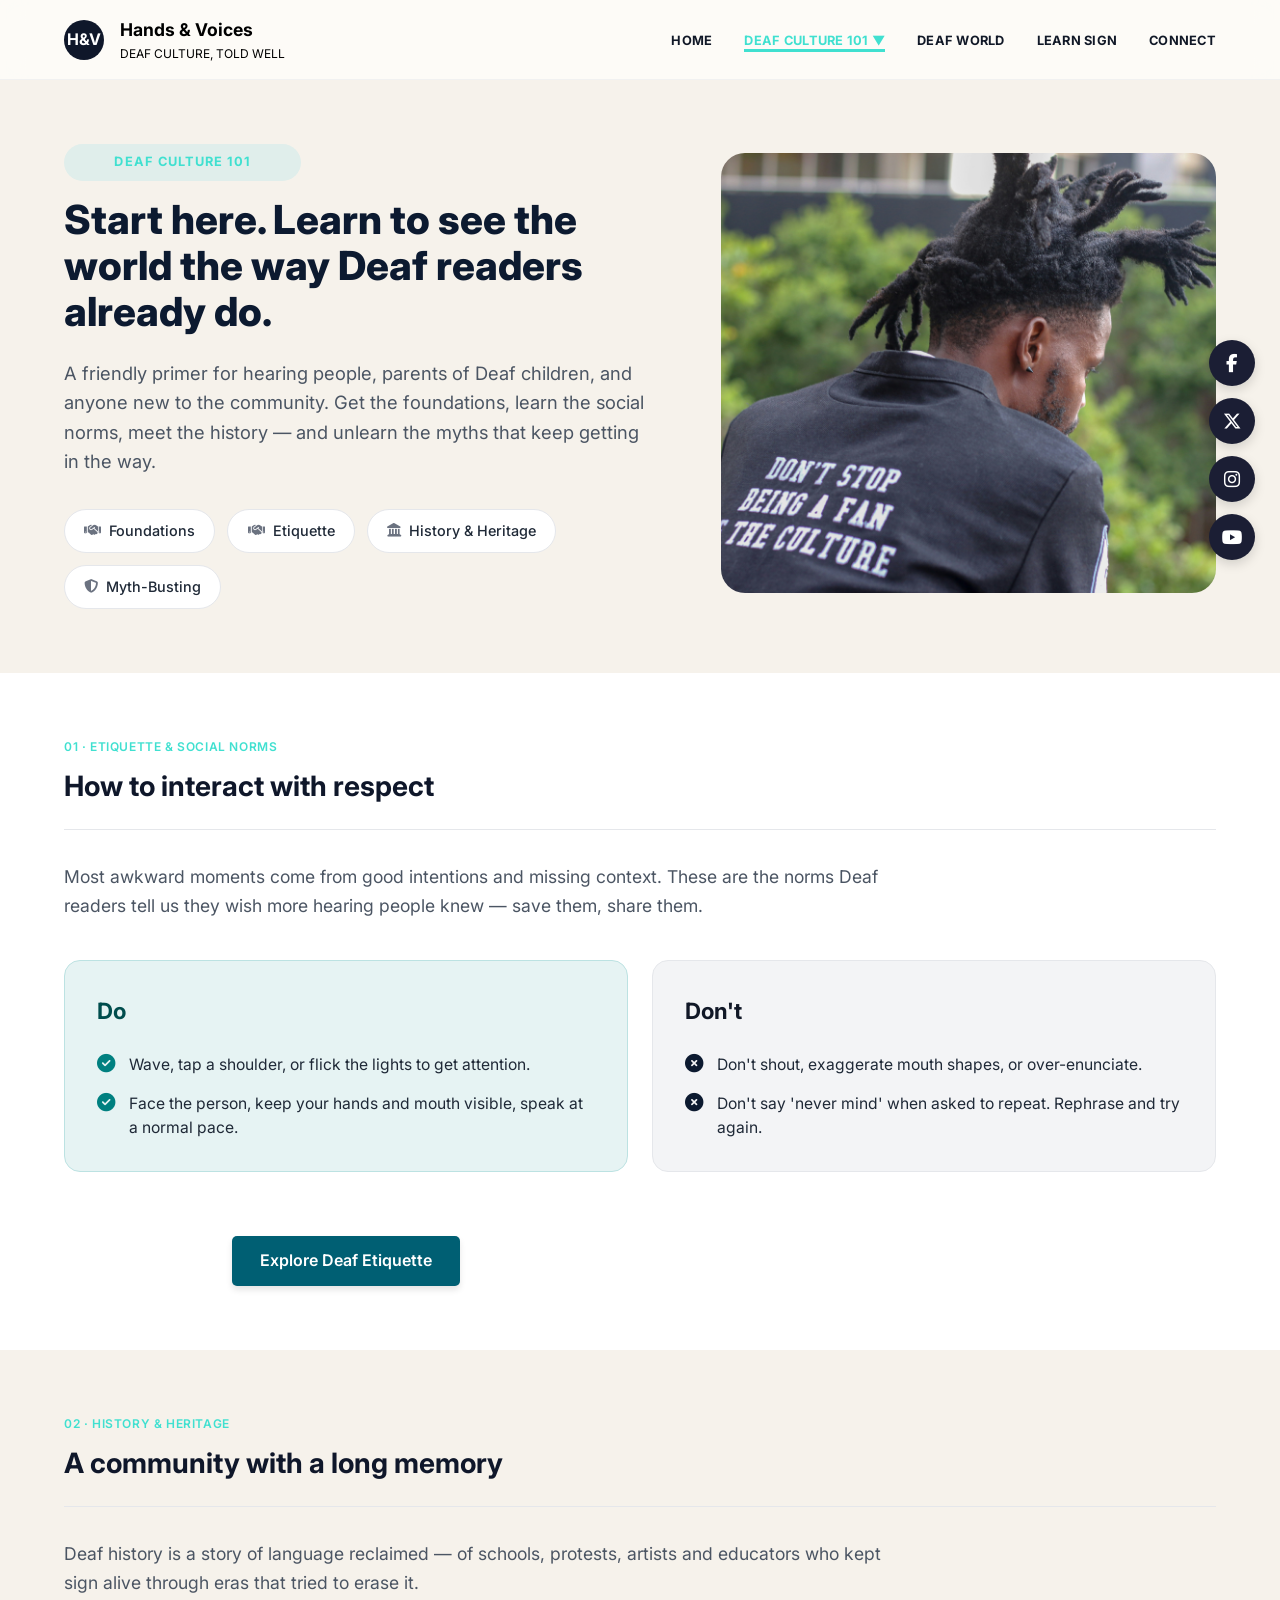
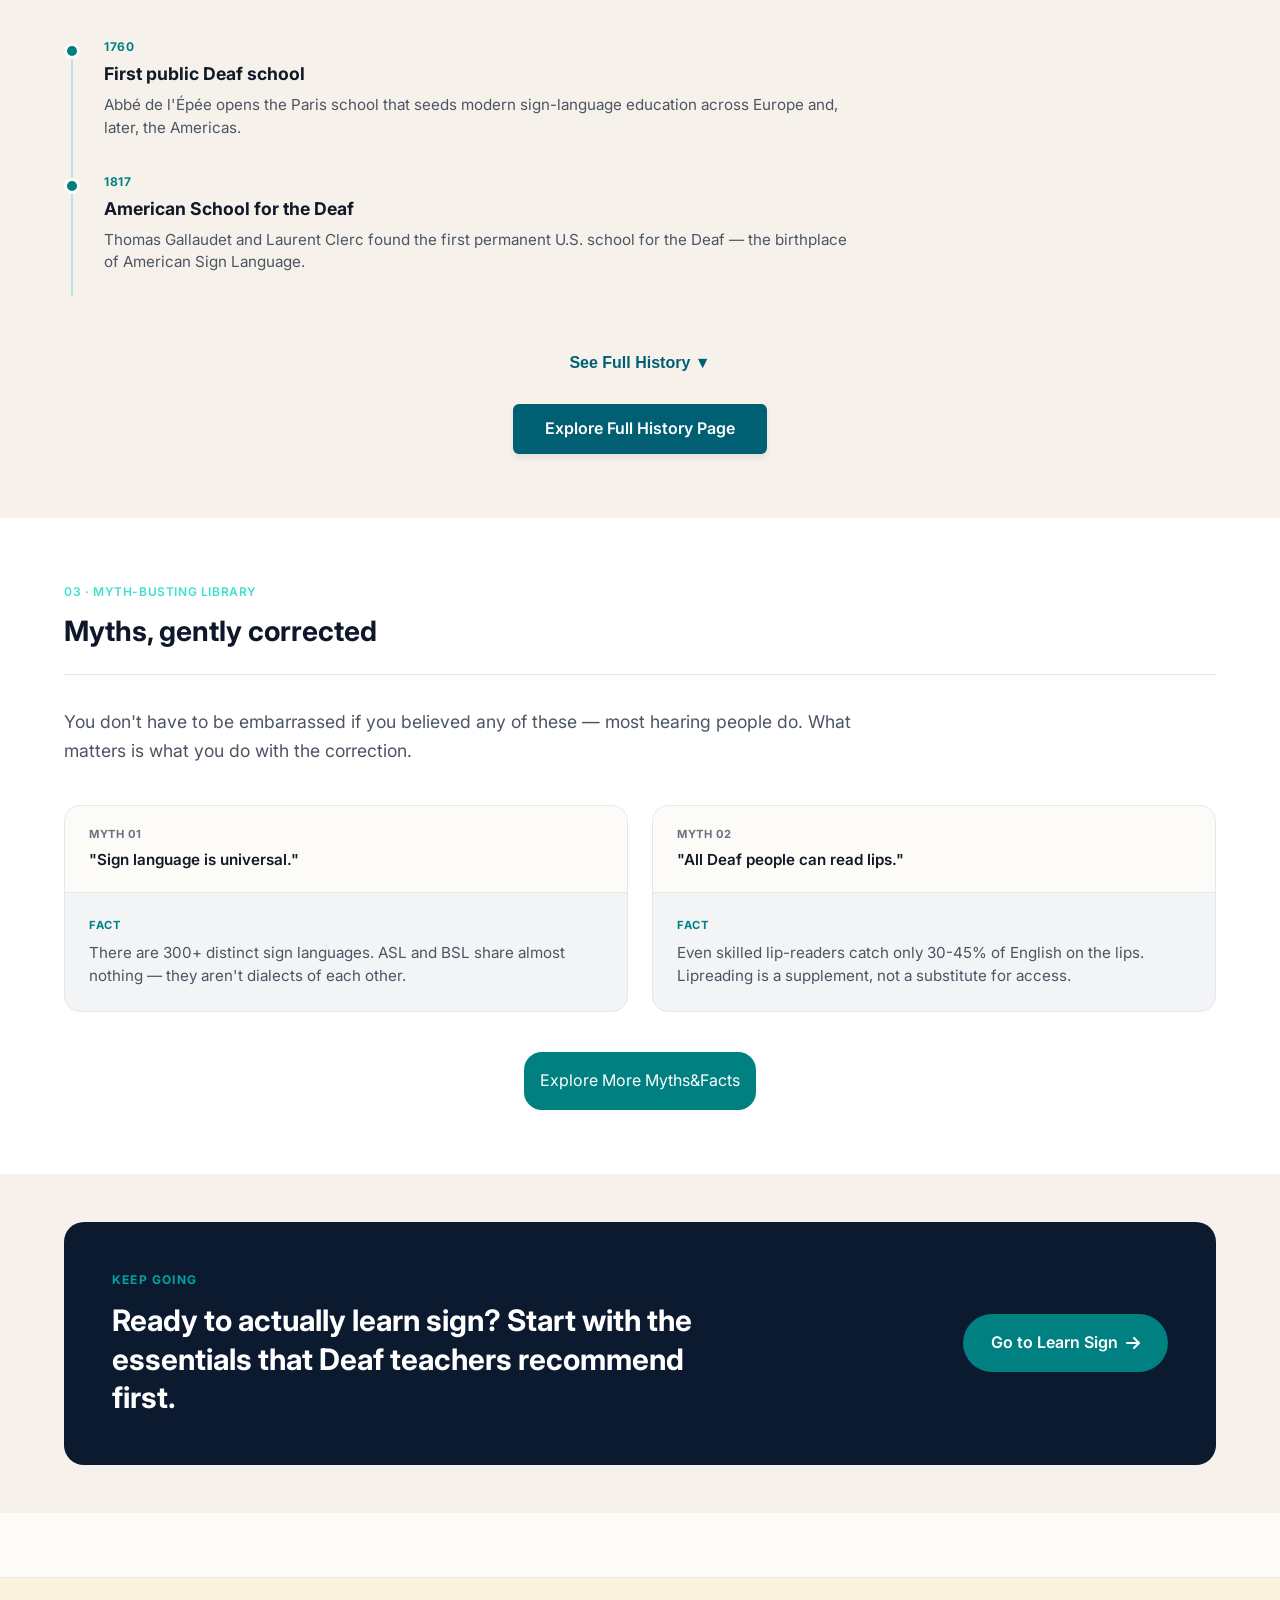
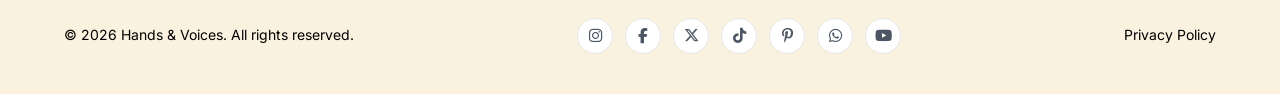
<file: deaf-culture-101.html>
<!DOCTYPE html>
<html lang="en">
<head>
    <meta charset="UTF-8">
    <meta name="viewport" content="width=device-width, initial-scale=1.0">
    <title>Deaf Culture 101 - Hands & Voices</title>
    <link rel="stylesheet" href="assets/deaf-culture-101.css">
    <link href="https://fonts.googleapis.com/css2?family=Inter:wght@400;500;600;700;800&display=swap" rel="stylesheet">
    <link rel="stylesheet" href="https://cdnjs.cloudflare.com/ajax/libs/font-awesome/6.4.2/css/all.min.css">
</head>
<body>
    <!-- Header & Navigation -->
    <header class="header">
        <div class="container nav-container">
            <a href="index.html" class="logo">
                <span class="logo-initials">H&V</span>
                <div class="logo-text">
                    <span class="brand-name">Hands & Voices</span>
                    <span class="tagline">Deaf culture, told well</span>
                </div>
            </a>
            
            <nav class="desktop-nav">
                <ul>
                    <li><a href="index.html">Home</a></li>
                    <!-- Added 'dropdown' class and nested UL -->
                    <li class="dropdown">
                        <a href="deaf-culture-101.html" class="active">Deaf Culture 101 <span class="arrow">▼</span></a>
                        <ul class="dropdown-menu">
                            <li><a href="deaf-history.html">Deaf History</a></li>
                            <li><a href="deaf-etiquette.html">Deaf Etiquette</a></li>
                            <li><a href="myths-facts.html">Myths & Facts</a></li>
                        </ul>
                    </li>
                    <li><a href="deaf-world.html">Deaf World</a></li>
                    <li><a href="learn-sign.html">Learn Sign</a></li>
                    <li><a href="connect.html">Connect</a></li>
                </ul>
            </nav>

            <button class="mobile-menu-btn" id="mobile-menu-btn">☰</button>
        </div>
    
        <!-- Mobile Navigation Dropdown -->
        <nav class="mobile-nav" id="mobile-nav">
            <ul>
                <li><a href="index.html">Home</a></li>
                <!-- Added dropdown to mobile view as well -->
                <li class="dropdown">
                    <a href="deaf-culture-101.html" class="active">Deaf Culture 101 <span>▼</span></a>
                    <ul class="mobile-dropdown-menu">
                        <li><a href="deaf-history.html">Deaf History</a></li>
                        <li><a href="deaf-etiquette.html">Deaf Etiquette</a></li>
                        <li><a href="myths-facts.html">Myths & Facts</a></li>
                    </ul>
                </li>
                <li><a href="deaf-world.html">Deaf World</a></li>
                <li><a href="learn-sign.html">Learn Sign</a></li>
                <li><a href="connect.html">Connect</a></li>
            </ul>
        </nav>
    </header>

    <section class="section-hero">
        <div class="container hero-split-layout">
            <div class="hero-text-side">
                <span class="eyebrow-accent">DEAF CULTURE 101</span>
                <h1 class="hero-display-title">Start here. Learn to see the world the way Deaf readers already do.</h1>
                <p class="hero-paragraph">A friendly primer for hearing people, parents of Deaf children, and anyone new to the community. Get the foundations, learn the social norms, meet the history — and unlearn the myths that keep getting in the way.</p>
                <div class="hero-anchors-row">
                    <a href="#etiquette" class="chip-btn"><i class="fa-solid fa-handshake"></i> Foundations</a>
                    <a href="#etiquette" class="chip-btn"><i class="fa-solid fa-handshake"></i> Etiquette</a>
                    <a href="#history" class="chip-btn"><i class="fa-solid fa-landmark"></i> History & Heritage</a>
                    <a href="#myths" class="chip-btn"><i class="fa-solid fa-shield-halved"></i> Myth-Busting</a>
                </div>
            </div>
            <div class="hero-image-side">
                <img src="assets/images/culture_1.jpg" alt="Hands signing expressively" class="rounded-hero-img">
            </div>
        </div>
    </section>

    <section id="etiquette" class="section-etiquette">
        <div class="container">
            <div class="section-header">
                <span class="eyebrow">01 · ETIQUETTE & SOCIAL NORMS</span>
                <h3>How to interact with respect</h3>
            </div>
            <p class="section-intro-text">Most awkward moments come from good intentions and missing context. These are the norms Deaf readers tell us they wish more hearing people knew — save them, share them.</p>
            
            <div class="binary-panel-row">
                <div class="panel-box do-box">
                    <h5>Do</h5>
                    <ul class="panel-list">
                        <li><i class="fa-solid fa-circle-check"></i> Wave, tap a shoulder, or flick the lights to get attention.</li>
                        <li><i class="fa-solid fa-circle-check"></i> Face the person, keep your hands and mouth visible, speak at a normal pace.</li>
                    </ul>
                </div>
                <div class="panel-box dont-box">
                    <h5>Don't</h5>
                    <ul class="panel-list">
                        <li><i class="fa-solid fa-circle-xmark"></i> Don't shout, exaggerate mouth shapes, or over-enunciate.</li>
                        <li><i class="fa-solid fa-circle-xmark"></i> Don't say 'never mind' when asked to repeat. Rephrase and try again.</li>
                    </ul>
                </div>
                <div class="btn-center-bottom">
                    <a class="btn-etiquette" href="deaf-etiquette.html">Explore Deaf Etiquette</a>
                </div>
            </div>
        </div>
    </section>

    <section id="history" class="section-history">
        <div class="container">
            <div class="section-header">
                <span class="eyebrow">02 · HISTORY & HERITAGE</span>
                <h3>A community with a long memory</h3>
            </div>
            <p class="section-intro-text">Deaf history is a story of language reclaimed — of schools, protests, artists and educators who kept sign alive through eras that tried to erase it.</p>
            
            <div class="timeline-container">
                <div class="timeline-line"></div>
                
                <!-- ALWAYS VISIBLE NODES (First 2) -->
                <div class="timeline-node">
                    <div class="node-marker"></div>
                    <div class="node-content">
                        <span class="node-year">1760</span>
                        <h6>First public Deaf school</h6>
                        <p>Abbé de l'Épée opens the Paris school that seeds modern sign-language education across Europe and, later, the Americas.</p>
                    </div>
                </div>
                <div class="timeline-node">
                    <div class="node-marker"></div>
                    <div class="node-content">
                        <span class="node-year">1817</span>
                        <h6>American School for the Deaf</h6>
                        <p>Thomas Gallaudet and Laurent Clerc found the first permanent U.S. school for the Deaf — the birthplace of American Sign Language.</p>
                    </div>
                </div>
                
                <!-- INITIALLY HIDDEN NODES (Wrapped inside a container) -->
                <div class="timeline-extended" id="timeline-extended">
                    <div class="timeline-node">
                        <div class="node-marker"></div>
                        <div class="node-content">
                            <span class="node-year">1880</span>
                            <h6>The Milan Conference</h6>
                            <p>Hearing educators vote to ban sign language in schools. Generations of Deaf children are denied their natural language — a wound the community still names today.</p>
                        </div>
                    </div>
                    <div class="timeline-node">
                        <div class="node-marker"></div>
                        <div class="node-content">
                            <span class="node-year">1988</span>
                            <h6>Deaf President Now</h6>
                            <p>Gallaudet University students shut down campus until a Deaf president is appointed. A defining moment of Deaf civil-rights organizing.</p>
                        </div>
                    </div>
                    <div class="timeline-node">
                        <div class="node-marker"></div>
                        <div class="node-content">
                            <span class="node-year">TODAY</span>
                            <h6>Deaf-led culture</h6>
                            <p>Deaf filmmakers, poets, athletes and educators are shaping mainstream stages — from Oscar wins to Broadway to the Deaflympics.</p>
                        </div>
                    </div>
                </div>
            </div>

            <!-- Action Button Row -->
            <div class="history-actions-wrapper">
                <!-- Inline expand toggle -->
                <button id="see-full-history-btn" class="btn-see-more">See Full History ▼</button>
                
                <!-- Target page router link -->
                <a href="deaf-history.html" class="btn-explore-page">Explore Full History Page</a>
            </div>
        </div>
    </section>

    <section id="myths" class="section-myths">
        <div class="container">
            <div class="section-header">
                <span class="eyebrow">03 · MYTH-BUSTING LIBRARY</span>
                <h3>Myths, gently corrected</h3>
            </div>
            <p class="section-intro-text">You don't have to be embarrassed if you believed any of these — most hearing people do. What matters is what you do with the correction.</p>
            
            <div class="myths-layout-grid">
                <div class="myth-card">
                    <div class="myth-head"><span class="card-meta-tag">MYTH 01</span>"Sign language is universal."</div>
                    <div class="fact-body"><span class="card-meta-tag accent-tag">FACT</span>There are 300+ distinct sign languages. ASL and BSL share almost nothing — they aren't dialects of each other.</div>
                </div>
                <div class="myth-card">
                    <div class="myth-head"><span class="card-meta-tag">MYTH 02</span>"All Deaf people can read lips."</div>
                    <div class="fact-body"><span class="card-meta-tag accent-tag">FACT</span>Even skilled lip-readers catch only 30-45% of English on the lips. Lipreading is a supplement, not a substitute for access.</div>
                </div>
            </div>
            <div class="btn-bottom">
                <a class="btn-myths-facts" href="myths-facts.html">Explore More Myths&Facts</a>
            </div>
        </div>
    </section>

    <section class="section-keep-going">
        <div class="container">
            <div class="dark-cta-banner">
                <div class="cta-message">
                    <span class="banner-eyebrow">KEEP GOING</span>
                    <h2>Ready to actually learn sign? Start with the essentials that Deaf teachers recommend first.</h2>
                </div>
                <a href="learn-sign.html" class="banner-action-btn">Go to Learn Sign <i class="fa-solid fa-arrow-right"></i></a>
            </div>
        </div>
    </section>

    <footer class="section-footer">
        <div class="container footer-inner">
            <p>© 2026 Hands & Voices. All rights reserved.</p>
            
            <div class="footer-socials">
                <a href="#" aria-label="Instagram"><i class="fa-brands fa-instagram"></i></a>
                <a href="#" aria-label="Facebook"><i class="fa-brands fa-facebook-f"></i></a>
                <a href="#" aria-label="Twitter"><i class="fa-brands fa-x-twitter"></i></a>
                <a href="#" aria-label="TikTok"><i class="fa-brands fa-tiktok"></i></a>
                <a href="#" aria-label="Pinterest"><i class="fa-brands fa-pinterest-p"></i></a>
                <a href="#" aria-label="WhatsApp"><i class="fa-brands fa-whatsapp"></i></a>
                <a href="#" aria-label="You Tube" target="_blank"><i class="fa-brands fa-youtube"></i></a>
            </div>

            <div class="footer-links">
                <a href="#">Privacy Policy</a>
            </div>
        </div>
    </footer>

     <!-- Free-Floating Vertical Social Column -->
    <div class="floating-social-column">
        <a href="https://facebook.com" class="social-pill facebook" target="_blank" rel="noopener noreferrer" title="Facebook">
            <i class="fa-brands fa-facebook-f"></i>
        </a>
        <a href="https://twitter.com" class="social-pill twitter" target="_blank" rel="noopener noreferrer" title="Twitter">
            <i class="fa-brands fa-x-twitter"></i>
        </a>
        <a href="https://instagram.com" class="social-pill instagram" target="_blank" rel="noopener noreferrer" title="Instagram">
            <i class="fa-brands fa-instagram"></i>
        </a>
        <a href="https://youtube.com" class="social-pill youtube" target="_blank" rel="noopener noreferrer" title="YouTube">
            <i class="fa-brands fa-youtube"></i>
        </a>
    </div>

    <script src="assets/script.js"></script>
</body>
</html>
</file>
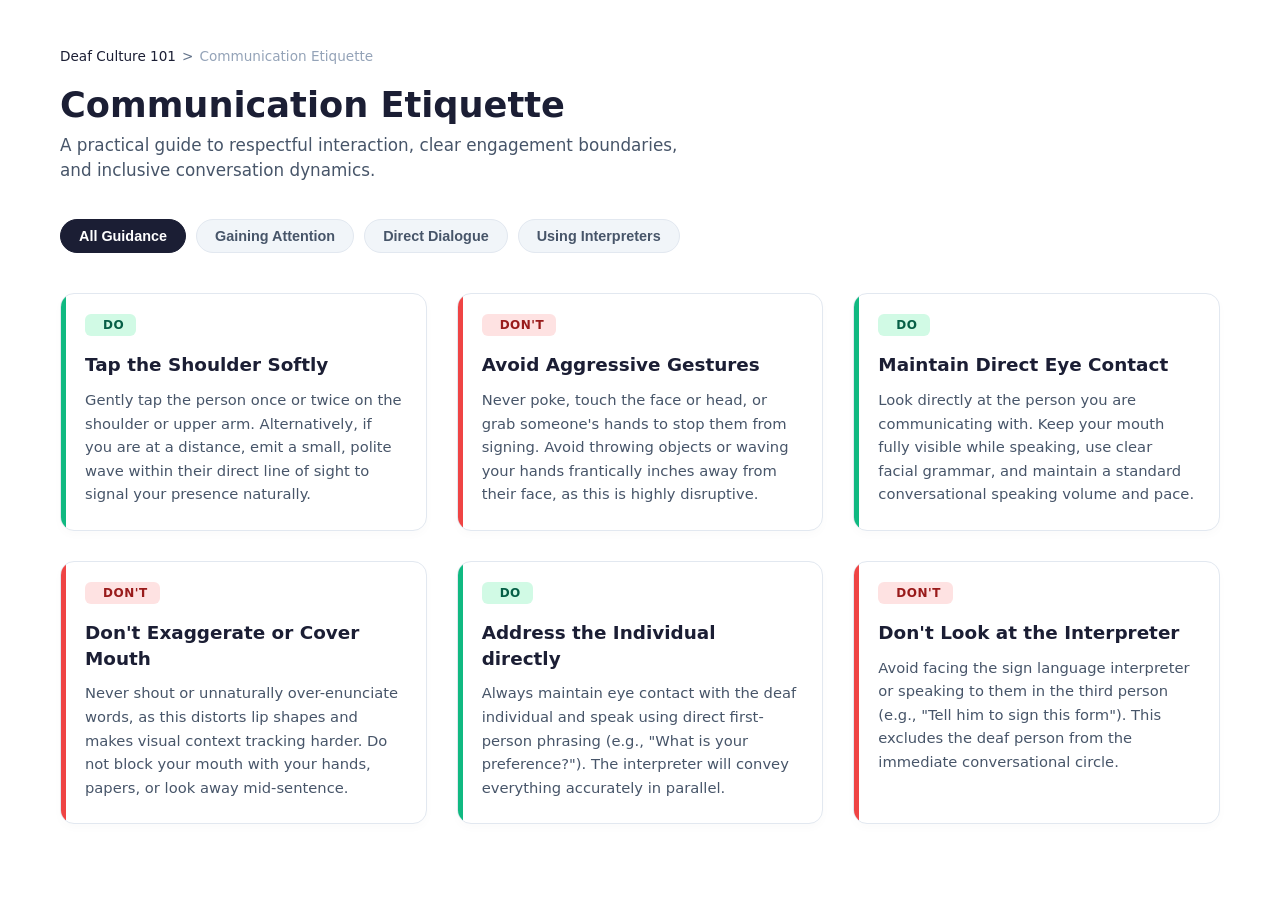
<file: deaf-etiquette.html>
<!DOCTYPE html>
<html lang="en">
<head>
    <meta charset="UTF-8">
    <meta name="viewport" content="width=device-width, initial-scale=1.0">
    <link rel="stylesheet" href="assets/deaf-etiquette.css">
    <title>Document</title>
</head>
<body>
    
    <!-- Main Etiquette Viewport Wrapper -->
    <div class="etiquette-viewport">
        
        <!-- Breadcrumb Trail Navigation -->
        <nav class="breadcrumb-nav">
            <a href="deaf-culture-101.html">Deaf Culture 101</a> &gt; <span class="current-page">Communication Etiquette</span>
        </nav>
        
        <!-- Page Header Context -->
        <header class="etiquette-page-header">
            <h1>Communication Etiquette</h1>
            <p>A practical guide to respectful interaction, clear engagement boundaries, and inclusive conversation dynamics.</p>
        </header>

        <!-- Category Filter Control Dock -->
        <div class="etiquette-filter-dock">
            <button class="filter-chip active" data-context="all">All Guidance</button>
            <button class="filter-chip" data-context="attention">Gaining Attention</button>
            <button class="filter-chip" data-context="conversation">Direct Dialogue</button>
            <button class="filter-chip" data-context="interpreters">Using Interpreters</button>
        </div>

        <!-- Dynamic Etiquette Grid Matrix -->
        <main class="etiquette-grid-matrix" id="etiquette-grid-matrix">
            
            <!-- Rule 1: Gaining Attention (DO) -->
            <article class="etiquette-card do-card" data-context="attention">
                <div class="card-behavior-banner">
                    <span class="behavior-badge badge-do">
                        <i class="fa-solid fa-square-check"></i> Do
                    </span>
                </div>
                <div class="etiquette-card-body">
                    <h3 class="etiquette-rule-title">Tap the Shoulder Softly</h3>
                    <p class="etiquette-rule-explanation">Gently tap the person once or twice on the shoulder or upper arm. Alternatively, if you are at a distance, emit a small, polite wave within their direct line of sight to signal your presence naturally.</p>
                </div>
            </article>

            <!-- Rule 2: Gaining Attention (DON'T) -->
            <article class="etiquette-card dont-card" data-context="attention">
                <div class="card-behavior-banner">
                    <span class="behavior-badge badge-dont">
                        <i class="fa-solid fa-square-xmark"></i> Don't
                    </span>
                </div>
                <div class="etiquette-card-body">
                    <h3 class="etiquette-rule-title">Avoid Aggressive Gestures</h3>
                    <p class="etiquette-rule-explanation">Never poke, touch the face or head, or grab someone's hands to stop them from signing. Avoid throwing objects or waving your hands frantically inches away from their face, as this is highly disruptive.</p>
                </div>
            </article>

            <!-- Rule 3: Direct Dialogue (DO) -->
            <article class="etiquette-card do-card" data-context="conversation">
                <div class="card-behavior-banner">
                    <span class="behavior-badge badge-do">
                        <i class="fa-solid fa-square-check"></i> Do
                    </span>
                </div>
                <div class="etiquette-card-body">
                    <h3 class="etiquette-rule-title">Maintain Direct Eye Contact</h3>
                    <p class="etiquette-rule-explanation">Look directly at the person you are communicating with. Keep your mouth fully visible while speaking, use clear facial grammar, and maintain a standard conversational speaking volume and pace.</p>
                </div>
            </article>

            <!-- Rule 4: Direct Dialogue (DON'T) -->
            <article class="etiquette-card dont-card" data-context="conversation">
                <div class="card-behavior-banner">
                    <span class="behavior-badge badge-dont">
                        <i class="fa-solid fa-square-xmark"></i> Don't
                    </span>
                </div>
                <div class="etiquette-card-body">
                    <h3 class="etiquette-rule-title">Don't Exaggerate or Cover Mouth</h3>
                    <p class="etiquette-rule-explanation">Never shout or unnaturally over-enunciate words, as this distorts lip shapes and makes visual context tracking harder. Do not block your mouth with your hands, papers, or look away mid-sentence.</p>
                </div>
            </article>

            <!-- Rule 5: Using Interpreters (DO) -->
            <article class="etiquette-card do-card" data-context="interpreters">
                <div class="card-behavior-banner">
                    <span class="behavior-badge badge-do">
                        <i class="fa-solid fa-square-check"></i> Do
                    </span>
                </div>
                <div class="etiquette-card-body">
                    <h3 class="etiquette-rule-title">Address the Individual directly</h3>
                    <p class="etiquette-rule-explanation">Always maintain eye contact with the deaf individual and speak using direct first-person phrasing (e.g., "What is your preference?"). The interpreter will convey everything accurately in parallel.</p>
                </div>
            </article>

            <!-- Rule 6: Using Interpreters (DON'T) -->
            <article class="etiquette-card dont-card" data-context="interpreters">
                <div class="card-behavior-banner">
                    <span class="behavior-badge badge-dont">
                        <i class="fa-solid fa-square-xmark"></i> Don't
                    </span>
                </div>
                <div class="etiquette-card-body">
                    <h3 class="etiquette-rule-title">Don't Look at the Interpreter</h3>
                    <p class="etiquette-rule-explanation">Avoid facing the sign language interpreter or speaking to them in the third person (e.g., "Tell him to sign this form"). This excludes the deaf person from the immediate conversational circle.</p>
                </div>
            </article>

        </main>
    </div>

</body>
</html>
</file>
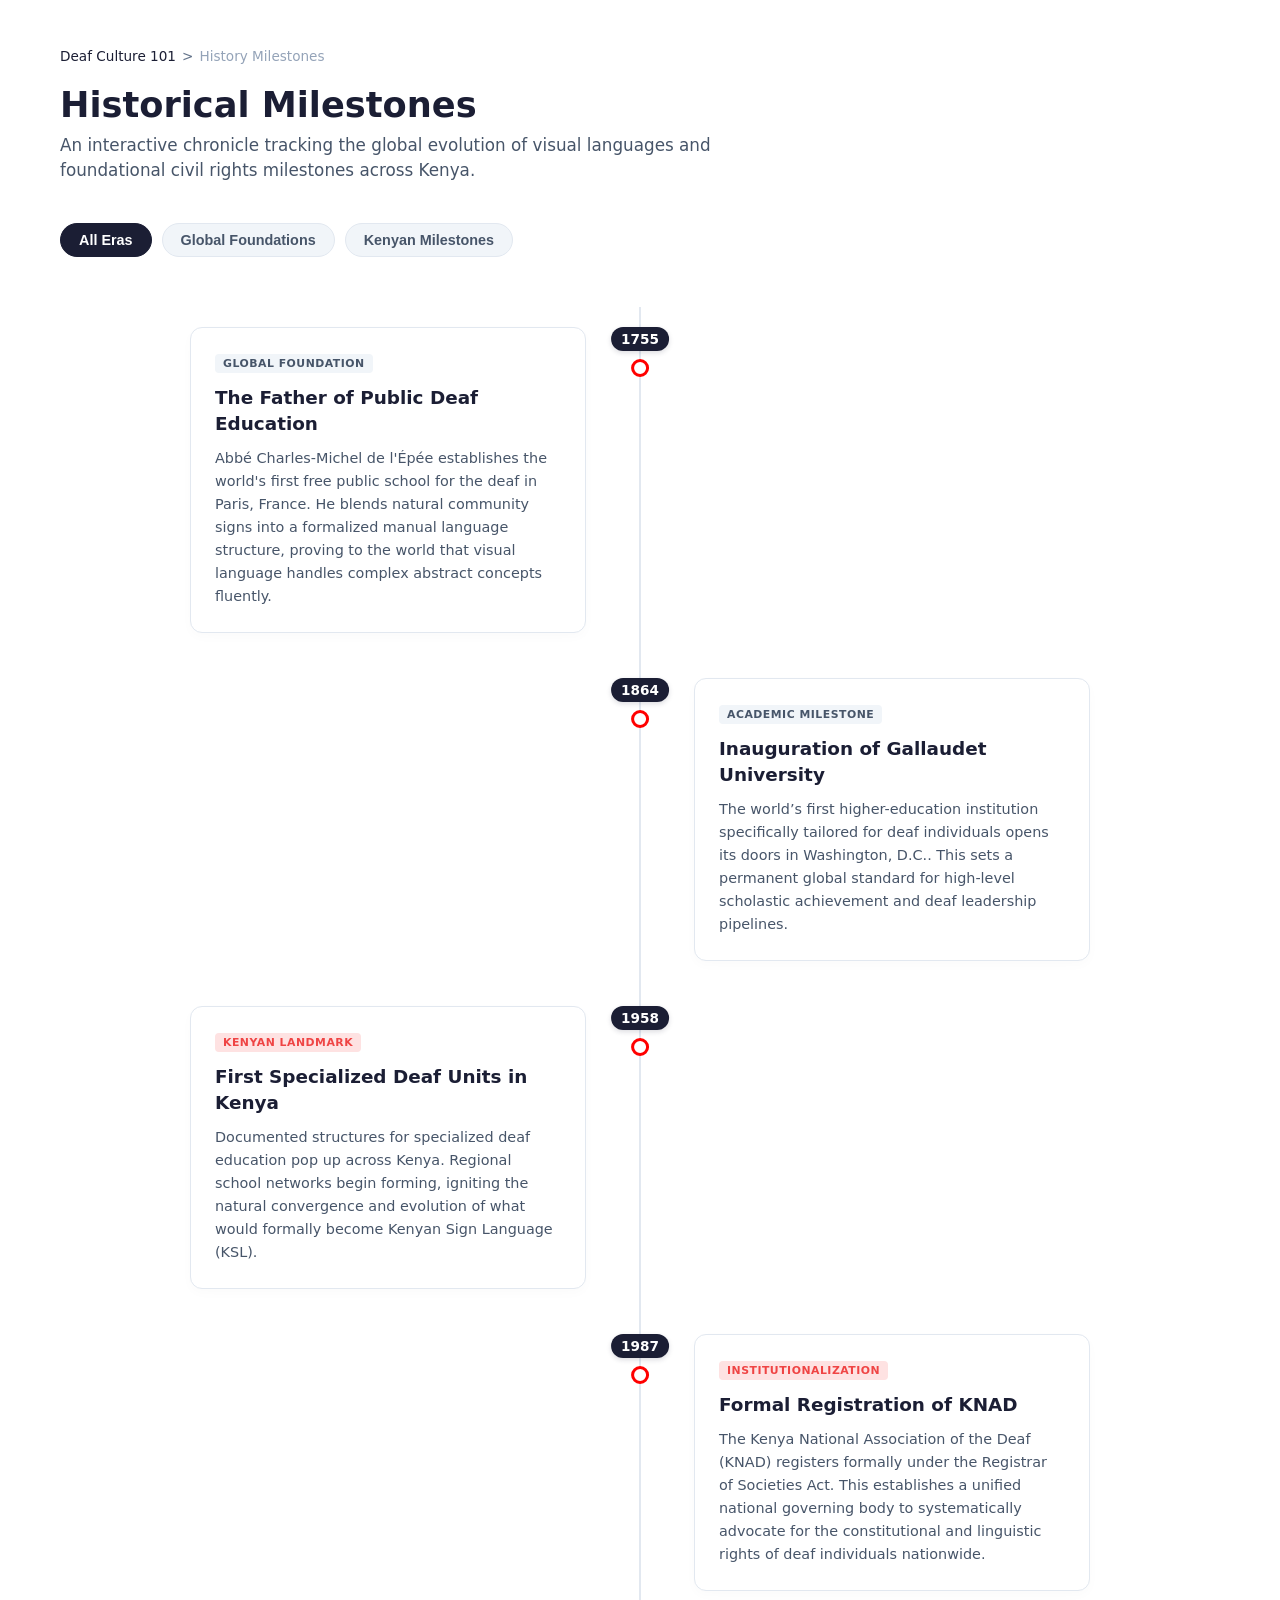
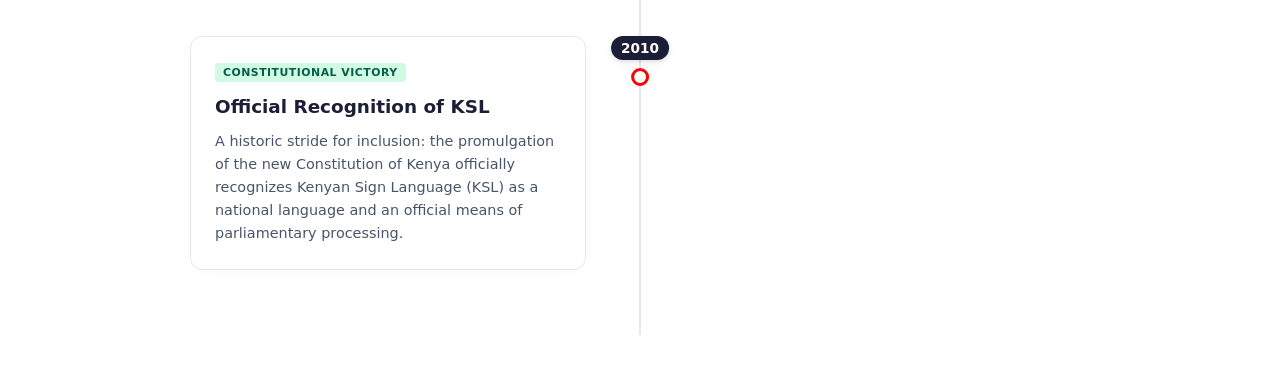
<file: deaf-history.html>
<!DOCTYPE html>
<html lang="en">
<head>
    <meta charset="UTF-8">
    <meta name="viewport" content="width=device-width, initial-scale=1.0">
    <link rel="stylesheet" href="assets/deaf-culture-history.css">
    <title>Document</title>
</head>
<body>
    
    <!-- Main History Viewport Wrapper -->
    <div class="history-viewport">
        
        <!-- Breadcrumb Trail Navigation -->
        <nav class="breadcrumb-nav">
            <a href="deaf-culture-101.html">Deaf Culture 101</a> &gt; <span class="current-page">History Milestones</span>
        </nav>
        
        <!-- Page Header Context -->
        <header class="history-page-header">
            <h1>Historical Milestones</h1>
            <p>An interactive chronicle tracking the global evolution of visual languages and foundational civil rights milestones across Kenya.</p>
        </header>

        <!-- Category Filter Control Dock -->
        <div class="history-filter-dock">
            <button class="filter-chip active" data-era="all">All Eras</button>
            <button class="filter-chip" data-era="global">Global Foundations</button>
            <button class="filter-chip" data-era="kenya">Kenyan Milestones</button>
        </div>

        <!-- The Vertical Timeline Column Matrix -->
        <main class="history-timeline-spine">
            
            <!-- Timeline Node 1: Global Foundations -->
            <div class="timeline-node" data-era="global">
                <div class="node-marker-hub">
                    <span class="node-year-stamp">1755</span>
                    <div class="node-spine-dot"></div>
                </div>
                <div class="node-content-card">
                    <span class="era-tag global-tag">Global Foundation</span>
                    <h3 class="node-title">The Father of Public Deaf Education</h3>
                    <p class="node-description">Abbé Charles-Michel de l'Épée establishes the world's first free public school for the deaf in Paris, France. He blends natural community signs into a formalized manual language structure, proving to the world that visual language handles complex abstract concepts fluently.</p>
                </div>
            </div>

            <!-- Timeline Node 2: Global Foundations -->
            <div class="timeline-node" data-era="global">
                <div class="node-marker-hub">
                    <span class="node-year-stamp">1864</span>
                    <div class="node-spine-dot"></div>
                </div>
                <div class="node-content-card">
                    <span class="era-tag global-tag">Academic Milestone</span>
                    <h3 class="node-title">Inauguration of Gallaudet University</h3>
                    <p class="node-description">The world’s first higher-education institution specifically tailored for deaf individuals opens its doors in Washington, D.C.. This sets a permanent global standard for high-level scholastic achievement and deaf leadership pipelines.</p>
                </div>
            </div>

            <!-- Timeline Node 3: Kenyan Milestones -->
            <div class="timeline-node" data-era="kenya">
                <div class="node-marker-hub">
                    <span class="node-year-stamp">1958</span>
                    <div class="node-spine-dot"></div>
                </div>
                <div class="node-content-card">
                    <span class="era-tag kenya-tag">Kenyan Landmark</span>
                    <h3 class="node-title">First Specialized Deaf Units in Kenya</h3>
                    <p class="node-description">Documented structures for specialized deaf education pop up across Kenya. Regional school networks begin forming, igniting the natural convergence and evolution of what would formally become Kenyan Sign Language (KSL).</p>
                </div>
            </div>

            <!-- Timeline Node 4: Kenyan Milestones -->
            <div class="timeline-node" data-era="kenya">
                <div class="node-marker-hub">
                    <span class="node-year-stamp">1987</span>
                    <div class="node-spine-dot"></div>
                </div>
                <div class="node-content-card">
                    <span class="era-tag kenya-tag">Institutionalization</span>
                    <h3 class="node-title">Formal Registration of KNAD</h3>
                    <p class="node-description">The Kenya National Association of the Deaf (KNAD) registers formally under the Registrar of Societies Act. This establishes a unified national governing body to systematically advocate for the constitutional and linguistic rights of deaf individuals nationwide.</p>
                </div>
            </div>

            <!-- Timeline Node 5: Constitutional Breakthrough -->
            <div class="timeline-node" data-era="kenya">
                <div class="node-marker-hub">
                    <span class="node-year-stamp">2010</span>
                    <div class="node-spine-dot"></div>
                </div>
                <div class="node-content-card">
                    <span class="era-tag constitutional-tag">Constitutional Victory</span>
                    <h3 class="node-title">Official Recognition of KSL</h3>
                    <p class="node-description">A historic stride for inclusion: the promulgation of the new Constitution of Kenya officially recognizes Kenyan Sign Language (KSL) as a national language and an official means of parliamentary processing.</p>
                </div>
            </div>

        </main>
    </div>

</body>
</html>
</file>
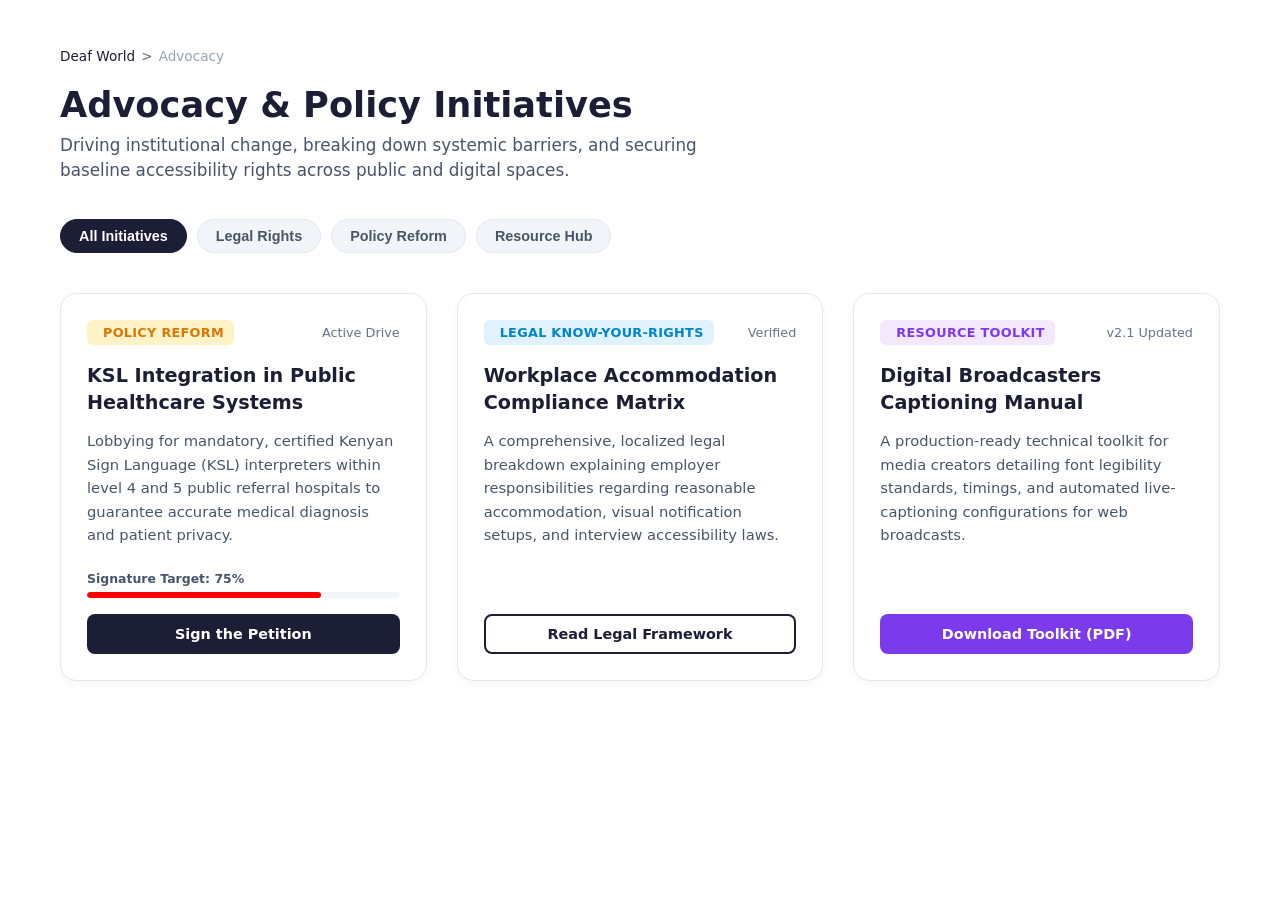
<file: deaf-world-advocacy.html>
<!DOCTYPE html>
<html lang="en">
<head>
    <meta charset="UTF-8">
    <meta name="viewport" content="width=device-width, initial-scale=1.0">
    <link rel="stylesheet" href="assets/deaf-world-advocacy.css">
    <title>Document</title>
</head>
<body>
    
    <!-- Main Advocacy Viewport Wrapper -->
    <div class="advocacy-viewport">
        
        <!-- Breadcrumb Trail Navigation -->
        <nav class="breadcrumb-nav">
            <a href="deaf-world.html">Deaf World</a> &gt; <span class="current-page">Advocacy</span>
        </nav>
        
        <!-- Page Header Context -->
        <header class="advocacy-page-header">
            <h1>Advocacy & Policy Initiatives</h1>
            <p>Driving institutional change, breaking down systemic barriers, and securing baseline accessibility rights across public and digital spaces.</p>
        </header>

        <!-- Category Filter Control Dock -->
        <div class="advocacy-filter-dock">
            <button class="filter-chip active" data-campaign="all">All Initiatives</button>
            <button class="filter-chip" data-campaign="legal">Legal Rights</button>
            <button class="filter-chip" data-campaign="policy">Policy Reform</button>
            <button class="filter-chip" data-campaign="toolkits">Resource Hub</button>
        </div>

        <!-- Dynamic Advocacy Grid Matrix -->
        <main class="advocacy-grid-matrix" id="advocacy-grid-matrix">
            
            <!-- Advocacy Card 1: Policy Reform -->
            <article class="advocacy-card" data-campaign="policy">
                <div class="advocacy-card-interior">
                    <div class="advocacy-meta-header">
                        <span class="status-badge policy-badge">
                            <i class="fa-solid fa-gavel"></i> Policy Reform
                        </span>
                        <span class="urgency-timeline"><i class="fa-regular fa-calendar"></i> Active Drive</span>
                    </div>
                    
                    <h3 class="advocacy-card-title">KSL Integration in Public Healthcare Systems</h3>
                    <p class="advocacy-card-excerpt">Lobbying for mandatory, certified Kenyan Sign Language (KSL) interpreters within level 4 and 5 public referral hospitals to guarantee accurate medical diagnosis and patient privacy.</p>
                    
                    <div class="advocacy-footer-zone">
                        <div class="progress-bar-container">
                            <span class="progress-label">Signature Target: 75%</span>
                            <div class="progress-track"><div class="progress-fill" style="width: 75%;"></div></div>
                        </div>
                        <a href="#" class="advocacy-action-btn">Sign the Petition</a>
                    </div>
                </div>
            </article>

            <!-- Advocacy Card 2: Legal Rights -->
            <article class="advocacy-card" data-campaign="legal">
                <div class="advocacy-card-interior">
                    <div class="advocacy-meta-header">
                        <span class="status-badge legal-badge">
                            <i class="fa-solid fa-scale-balanced"></i> Legal Know-Your-Rights
                        </span>
                        <span class="urgency-timeline"><i class="fa-solid fa-circle-check"></i> Verified</span>
                    </div>
                    
                    <h3 class="advocacy-card-title">Workplace Accommodation Compliance Matrix</h3>
                    <p class="advocacy-card-excerpt">A comprehensive, localized legal breakdown explaining employer responsibilities regarding reasonable accommodation, visual notification setups, and interview accessibility laws.</p>
                    
                    <div class="advocacy-footer-zone">
                        <a href="#" class="advocacy-action-btn outline-btn">Read Legal Framework</a>
                    </div>
                </div>
            </article>

            <!-- Advocacy Card 3: Resource Hub / Toolkits -->
            <article class="advocacy-card" data-campaign="toolkits">
                <div class="advocacy-card-interior">
                    <div class="advocacy-meta-header">
                        <span class="status-badge toolkit-badge">
                            <i class="fa-solid fa-box-open"></i> Resource Toolkit
                        </span>
                        <span class="urgency-timeline"><i class="fa-solid fa-download"></i> v2.1 Updated</span>
                    </div>
                    
                    <h3 class="advocacy-card-title">Digital Broadcasters Captioning Manual</h3>
                    <p class="advocacy-card-excerpt">A production-ready technical toolkit for media creators detailing font legibility standards, timings, and automated live-captioning configurations for web broadcasts.</p>
                    
                    <div class="advocacy-footer-zone">
                        <a href="#" class="advocacy-action-btn resource-btn">Download Toolkit (PDF)</a>
                    </div>
                </div>
            </article>

        </main>
    </div>


</body>
</html>
</file>
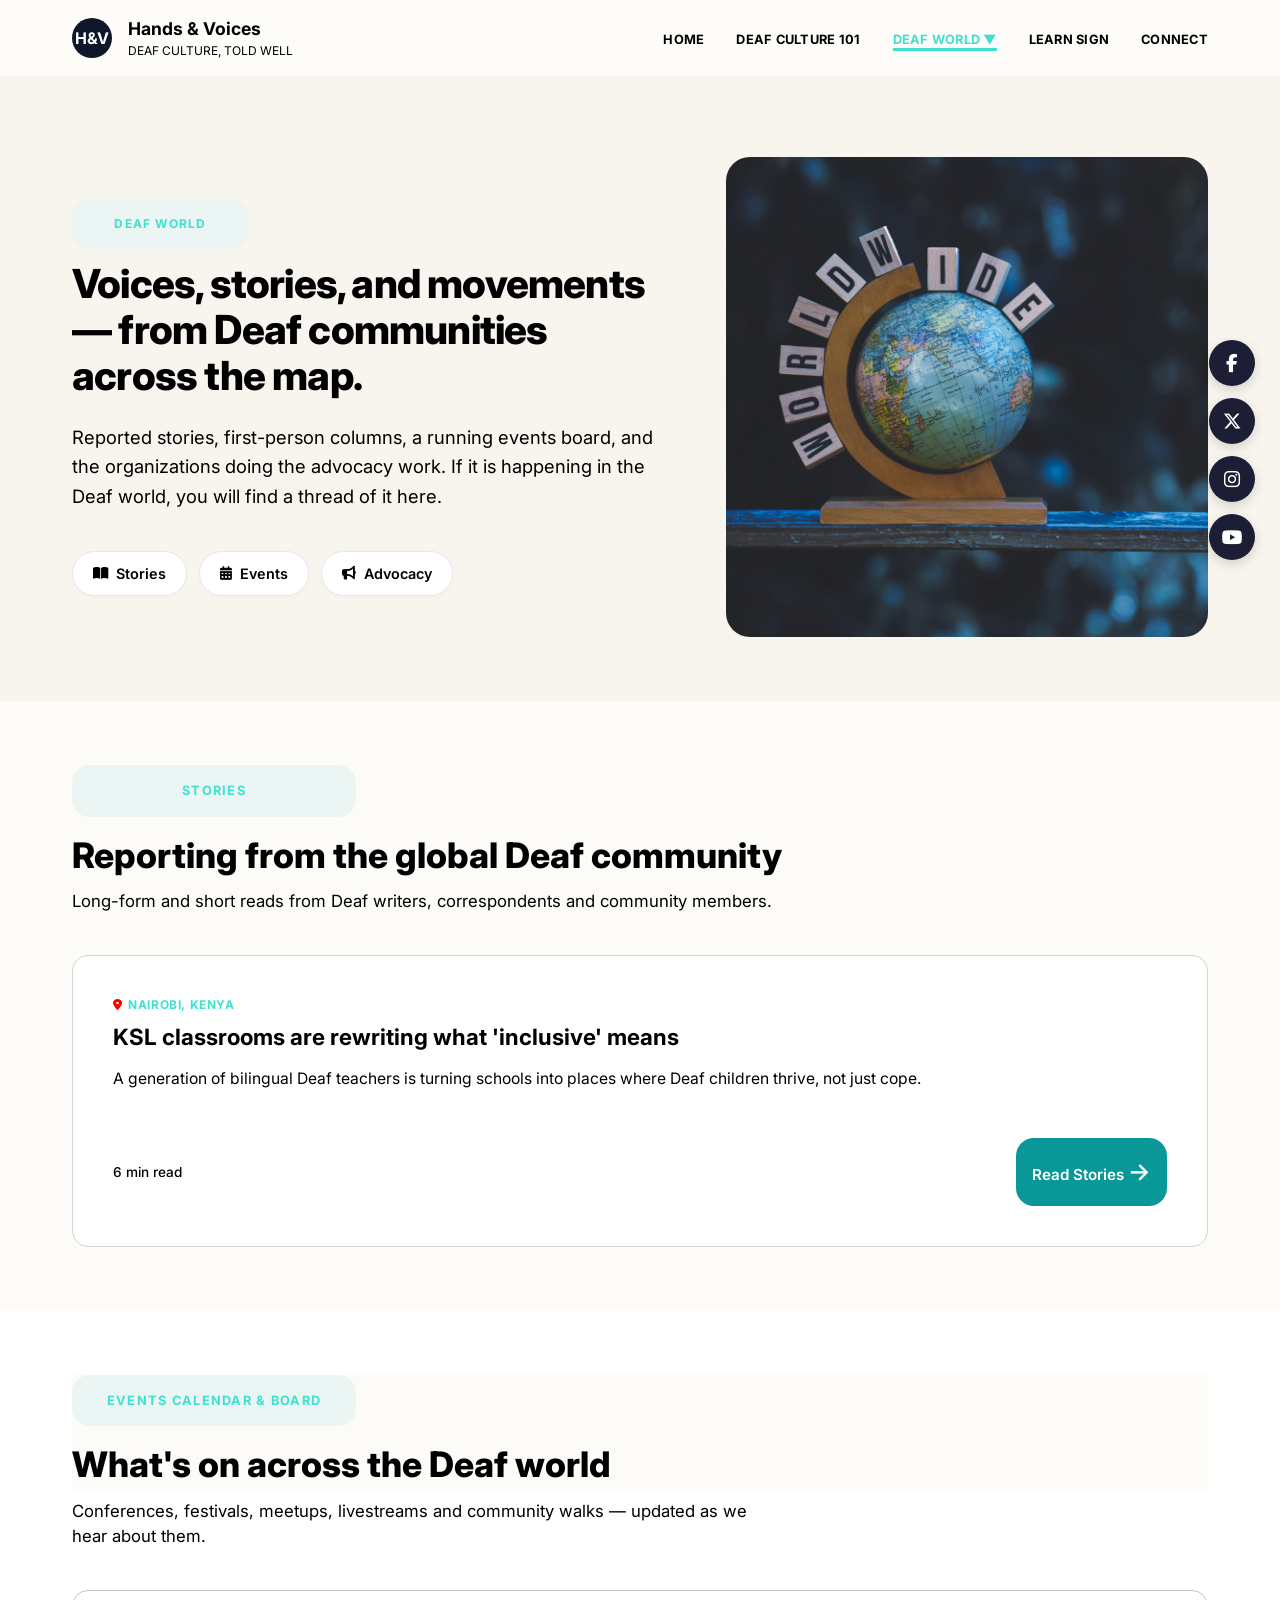
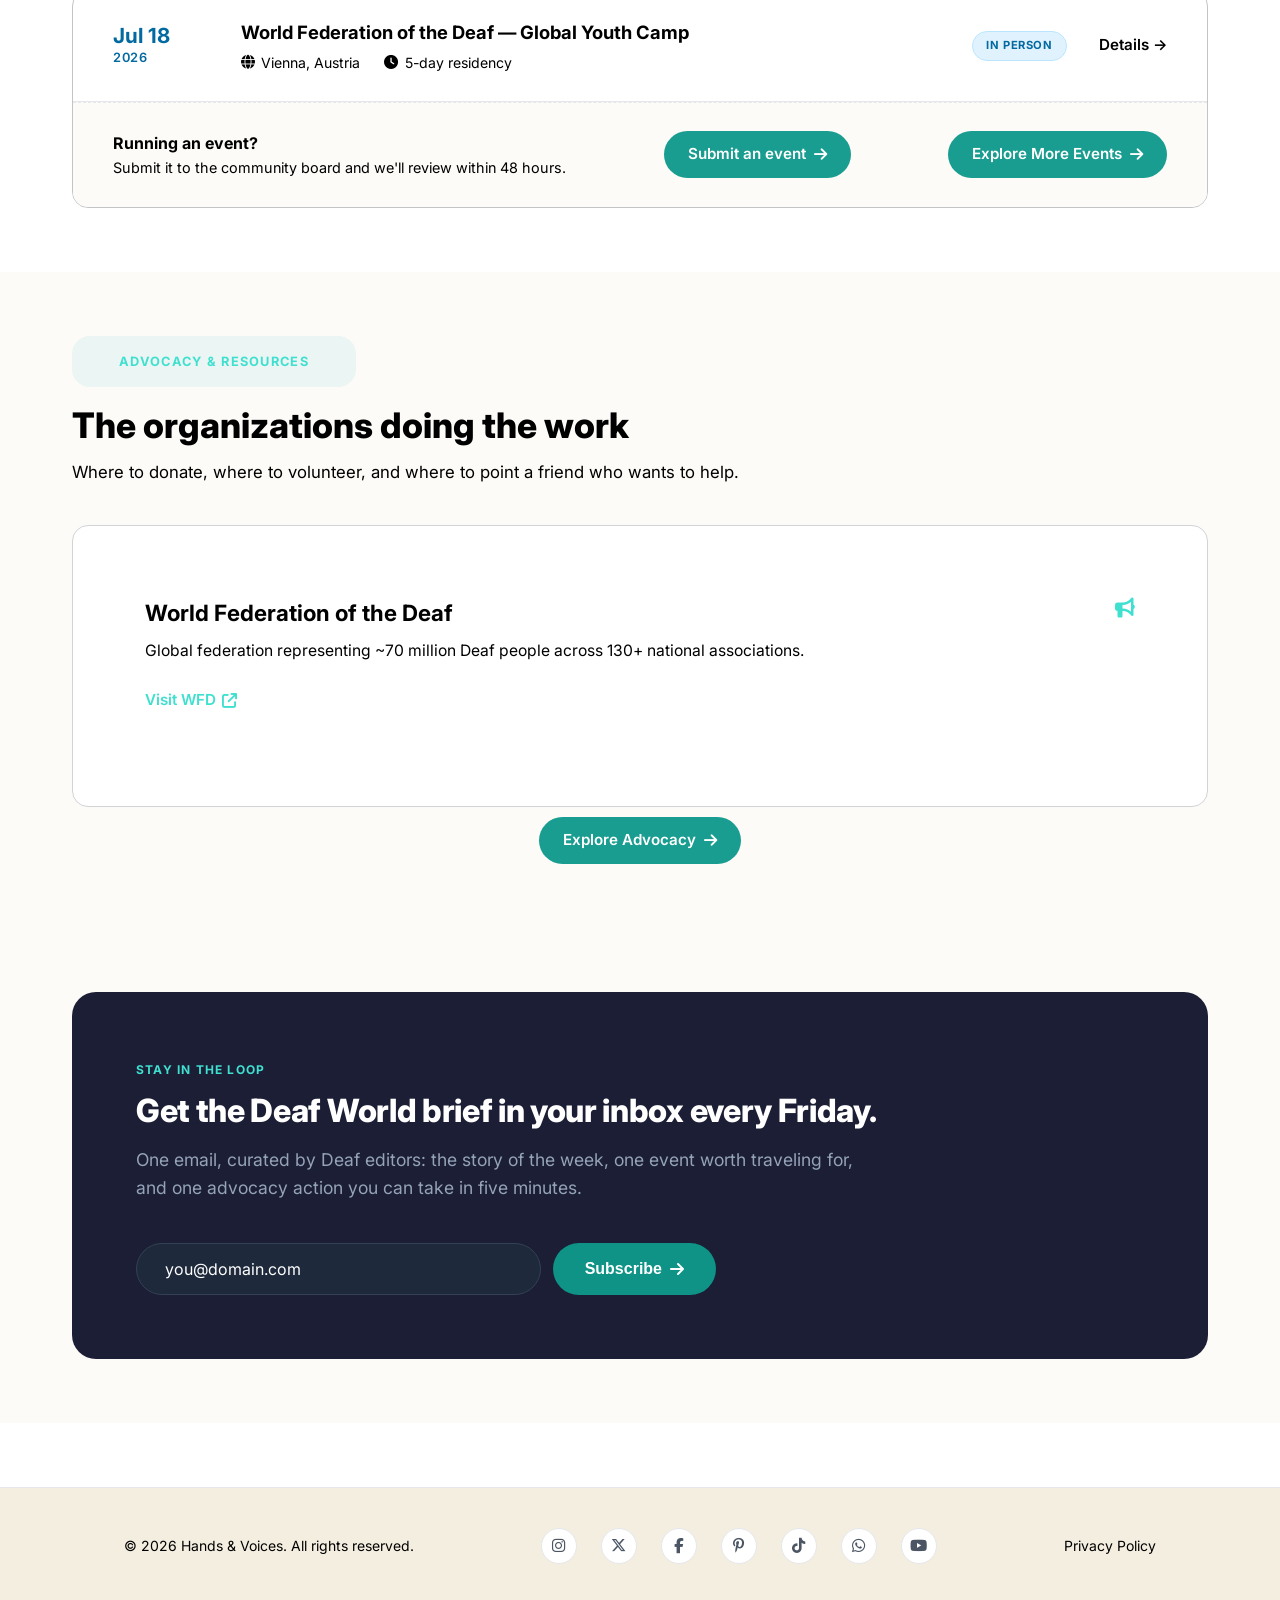
<file: deaf-world.html>
<!DOCTYPE html>
<html lang="en">
<head>
    <meta charset="UTF-8">
    <meta name="viewport" content="width=device-width, initial-scale=1.0">
    <title>Deaf World - Hands & Voices</title>
    <link rel="stylesheet" href="assets/deaf-world.css">
    <link href="https://fonts.googleapis.com/css2?family=Inter:wght=400;500;600;700;800&display=swap" rel="stylesheet">
    <link rel="stylesheet" href="https://cdnjs.cloudflare.com/ajax/libs/font-awesome/6.4.2/css/all.min.css">
</head>
<body>
    <!-- Header & Navigation -->
    <header class="header">
        <div class="container nav-container">
            <a href="index.html" class="logo">
                <span class="logo-initials">H&V</span>
                <div class="logo-text">
                    <span class="brand-name">Hands & Voices</span>
                    <span class="tagline">Deaf culture, told well</span>
                </div>
            </a>
            
            <nav class="desktop-nav">
                <ul>
                    <li><a href="index.html">Home</a></li>
                    <li><a href="deaf-culture-101.html">Deaf Culture 101</a></li>
                    <li class="dropdown">
                        <a href="deaf-world.html" class="active">Deaf World <span class="arrow">▼</span></a>
                        <ul class="dropdown-menu">
                            <li><a href="deaf-world-stories.html">Stories</a></li>
                            <li><a href="deaf-world-events.html">Events</a></li>
                            <li><a href="deaf-world-advocacy.html">Advocacy & Resources</a></li>
                        </ul>
                    </li>
                    <li><a href="learn-sign.html">Learn Sign</a></li>
                    <li><a href="connect.html">Connect</a></li>
                </ul>
            </nav>

            <button class="mobile-menu-btn" id="mobile-menu-btn">☰</button>
        </div>

        <!-- Mobile Navigation Dropdown Drawer -->
        <nav class="mobile-nav" id="mobile-nav">
            <ul>
                <li><a href="index.html">Home</a></li>
                <li><a href="deaf-culture-101.html">Deaf Culture 101</a></li>
                <li class="dropdown">
                    <a href="deaf-world.html" class="active">Deaf World <span>▼</span></a>
                    <ul class="mobile-dropdown-menu">
                        <li><a href="deaf-world-stories.html">Stories</a></li>
                        <li><a href="deaf-world-events.html">Events</a></li>
                        <li><a href="deaf-world-advocacy.html">Advocacy/Resources</a></li>
                    </ul>
                </li>
                <li><a href="learn-sign.html">Learn Sign</a></li>
                <li><a href="connect.html">Connect</a></li>
            </ul>
        </nav>
    </header>

    <!-- Area 2: Deaf World Hero Split Section (image_d14f1f.jpg) -->
    <section class="section-hero">
        <div class="container hero-split-layout">
            <div class="hero-text-side">
                <span class="eyebrow-accent">DEAF WORLD</span>
                <h1 class="hero-display-title">Voices, stories, and movements — from Deaf communities across the map.</h1>
                <p class="hero-paragraph">Reported stories, first-person columns, a running events board, and the organizations doing the advocacy work. If it is happening in the Deaf world, you will find a thread of it here.</p>
                <div class="hero-anchors-row">
                    <a href="#stories" class="chip-btn"><i class="fa-solid fa-book-open"></i> Stories</a>
                    <a href="#events" class="chip-btn"><i class="fa-solid fa-calendar-days"></i> Events</a>
                    <a href="#advocacy" class="chip-btn"><i class="fa-solid fa-bullhorn"></i> Advocacy</a>
                </div>
            </div>
            <div class="hero-image-side">
                <img src="assets/images/deafworld_2.jpg" alt="Deaf community members interacting outdoors" class="rounded-hero-img">
            </div>
        </div>
    </section>

    <!-- Area 3: Reporting from global Deaf community Section (image_d1525e.png) -->
    <section id="stories" class="section-global-stories">
        <div class="container">
            <div class="section-header">
                <span class="eyebrow">STORIES</span>
                <h3>Reporting from the global Deaf community</h3>
            </div>
            <p class="section-intro-text">Long-form and short reads from Deaf writers, correspondents and community members.</p>
            
            <div class="myths-layout-grid">
                <!-- Story Card 1 -->
                <div class="myth-card">
                    <div class="myth-head">
                        <span class="card-meta-tag"><i class="fa-solid fa-location-dot"></i> NAIROBI, KENYA</span>
                        <span class="story-card-title">KSL classrooms are rewriting what 'inclusive' means</span>
                    </div>
                    <div class="fact-body">
                        <p>A generation of bilingual Deaf teachers is turning schools into places where Deaf children thrive, not just cope.</p>
                        <div class="card-footer-action">
                            <span class="read-time-tag">6 min read</span>
                            <a href="deaf-world-stories.html" class="accent-tag font-semibold text-decoration-none">Read Stories <span>→</span></a>
                        </div>
                    </div>
                </div>
            </div>
        </div>
    </section>
    
    <!-- Area 5: Events Board System Section (image_d155ea.png) -->
    <section id="events" class="section-events-board">
        <div class="container">
            <div class="section-header">
                <span class="eyebrow">EVENTS CALENDAR & BOARD</span>
                <h3>What's on across the Deaf world</h3>
            </div>
            <p class="section-intro-text">Conferences, festivals, meetups, livestreams and community walks — updated as we hear about them.</p>
            
            <div class="events-board-wrapper">
                <!-- Row 1 -->
                <div class="event-board-row">
                    <div class="event-date-stack">
                        <span class="ev-month">Jul 18</span>
                        <span class="ev-year">2026</span>
                    </div>
                    <div class="event-main-details">
                        <h6>World Federation of the Deaf — Global Youth Camp</h6>
                        <div class="event-meta-subline">
                            <span><i class="fa-solid fa-globe"></i> Vienna, Austria</span>
                            <span><i class="fa-solid fa-clock"></i> 5-day residency</span>
                        </div>
                    </div>
                    <div class="event-actions-pill-box">
                        <span class="badge-status-pill in-person">IN PERSON</span>
                        <a href="#" class="event-details-link">Details →</a>
                    </div>
                </div>
                
                <!-- Inner Callout Footer (image_d155ea.png bottom) -->
                <div class="inner-board-footer">
                    <div class="inner-footer-msg">
                        <strong>Running an event?</strong>
                        <span>Submit it to the community board and we'll review within 48 hours.</span>
                    </div>
                    <a href="connect.html" class="turquoise-action-btn">Submit an event <i class="fa-solid fa-arrow-right"></i></a>
                    <a href="connect.html" class="turquoise-action-btn">Explore More Events <i class="fa-solid fa-arrow-right"></i></a>
                </div>
            </div>
        </div>
    </section>

    <!-- Area 6: Advocacy & Resources Section (image_d15a02.png) -->
    <section id="advocacy" class="section-advocacy">
        <div class="container">
            <div class="section-header">
                <span class="eyebrow">ADVOCACY & RESOURCES</span>
                <h3>The organizations doing the work</h3>
            </div>
            <p class="section-intro-text">Where to donate, where to volunteer, and where to point a friend who wants to help.</p>
            
            <div class="myths-layout-grid">
                <!-- Org 1 -->
                <div class="myth-card">
                    <div class="fact-body item-padding-override">
                        <div class="org-card-top-row">
                            <span class="story-card-title">World Federation of the Deaf</span>
                            <i class="fa-solid fa-bullhorn org-icon-right"></i>
                        </div>
                        <p class="org-description">Global federation representing ~70 million Deaf people across 130+ national associations.</p>
                        <a href="#" class="accent-tag org-outbound-link">Visit WFD <i class="fa-solid fa-arrow-up-right-from-square"></i></a>
                    </div>
                </div>
            </div>
            <div class="div">
                <a href="organisations.html" class="turquoise-action-btn">Explore Advocacy <i class="fa-solid fa-arrow-right"></i></a>
            </div>
        </div>
    </section>

    <!-- Area 7: Newsletter Stay In The Loop Section (image_d15664.png) -->
    <section class="section-newsletter">
        <div class="container">
            <div class="dark-newsletter-banner">
                <span class="banner-eyebrow">STAY IN THE LOOP</span>
                <h2>Get the Deaf World brief in your inbox every Friday.</h2>
                <p class="newsletter-sub-para">One email, curated by Deaf editors: the story of the week, one event worth traveling for, and one advocacy action you can take in five minutes.</p>
                
                <form class="newsletter-form-inline" onsubmit="event.preventDefault();">
                    <input type="email" placeholder="you@domain.com" class="newsletter-input-field" required>
                    <button type="submit" class="turquoise-submit-btn">Subscribe <i class="fa-solid fa-arrow-right"></i></button>
                </form>
            </div>
        </div>
    </section>

    <!-- Area 8: Structural Footer Section (image_d156be.png) -->
     <footer class="footer">
        <div class="container footer-inner">
            <p>© 2026 Hands & Voices. All rights reserved.</p>
            
            <div class="footer-socials">
                <a href="#" aria-label="Instagram" target="_blank"><i class="fa-brands fa-instagram"></i></a>
                <a href="#" aria-label="X (Twitter)" target="_blank"><i class="fa-brands fa-x-twitter"></i></a>
                <a href="#" aria-label="Facebook" target="_blank"><i class="fa-brands fa-facebook-f"></i></a>
                <a href="#" aria-label="Pinterest" target="_blank"><i class="fa-brands fa-pinterest-p"></i></a>
                <a href="#" aria-label="TikTok" target="_blank"><i class="fa-brands fa-tiktok"></i></a>
                <a href="#" aria-label="WhatsApp Channel" target="_blank"><i class="fa-brands fa-whatsapp"></i></a>
                <a href="#" aria-label="You Tube" target="_blank"><i class="fa-brands fa-youtube"></i></a>
            </div>

            <div class="footer-links">
                <a href="#">Privacy Policy</a>
            </div>
        </div>
    </footer>

        <!-- Free-Floating Vertical Social Column -->
    <div class="floating-social-column">
        <a href="https://facebook.com" class="social-pill facebook" target="_blank" rel="noopener noreferrer" title="Facebook">
            <i class="fa-brands fa-facebook-f"></i>
        </a>
        <a href="https://twitter.com" class="social-pill twitter" target="_blank" rel="noopener noreferrer" title="Twitter">
            <i class="fa-brands fa-x-twitter"></i>
        </a>
        <a href="https://instagram.com" class="social-pill instagram" target="_blank" rel="noopener noreferrer" title="Instagram">
            <i class="fa-brands fa-instagram"></i>
        </a>
        <a href="https://youtube.com" class="social-pill youtube" target="_blank" rel="noopener noreferrer" title="YouTube">
            <i class="fa-brands fa-youtube"></i>
        </a>
    </div>

    <script src="assets/script.js"></script>

</body>
</html>
</file>
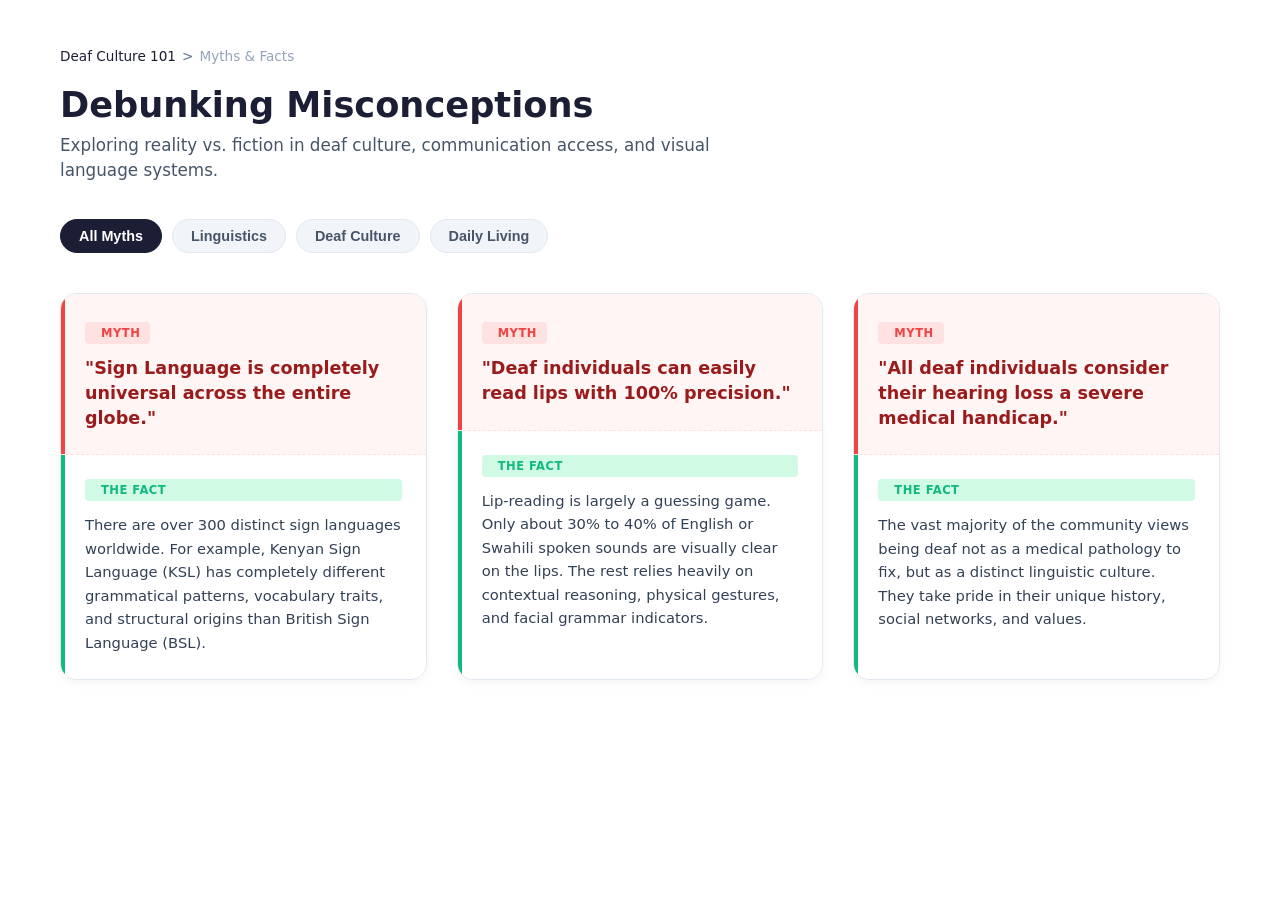
<file: myths-facts.html>
<!DOCTYPE html>
<html lang="en">
<head>
    <meta charset="UTF-8">
    <meta name="viewport" content="width=device-width, initial-scale=1.0">
    <link rel="stylesheet" href="assets/myths-facts.css">
    <title>Document</title>
</head>
<body>
    
    <!-- Main Myths & Facts Viewport Wrapper -->
    <div class="myths-viewport">
        
        <!-- Breadcrumb Trail Navigation -->
        <nav class="breadcrumb-nav">
            <a href="deaf-culture-101.html">Deaf Culture 101</a> &gt; <span class="current-page">Myths & Facts</span>
        </nav>
        
        <!-- Page Header Context -->
        <header class="myths-page-header">
            <h1>Debunking Misconceptions</h1>
            <p>Exploring reality vs. fiction in deaf culture, communication access, and visual language systems.</p>
        </header>

        <!-- Category Filter Control Dock -->
        <div class="myths-filter-dock">
            <button class="filter-chip active" data-topic="all">All Myths</button>
            <button class="filter-chip" data-topic="linguistics">Linguistics</button>
            <button class="filter-chip" data-topic="culture">Deaf Culture</button>
            <button class="filter-chip" data-topic="daily-life">Daily Living</button>
        </div>

        <!-- Dynamic Myths & Facts Grid Matrix -->
        <main class="myths-grid-matrix" id="myths-grid-matrix">
            
            <!-- Myth/Fact Card 1 -->
            <article class="myth-fact-card" data-topic="linguistics">
                <!-- The Myth Block (High-Contrast Warning Tier) -->
                <div class="card-myth-zone">
                    <span class="indicator-badge myth-badge">
                        <i class="fa-solid fa-circle-xmark"></i> Myth
                    </span>
                    <h3 class="myth-text">"Sign Language is completely universal across the entire globe."</h3>
                </div>
                
                <!-- The Fact Block (Resolution Tier) -->
                <div class="card-fact-zone">
                    <span class="indicator-badge fact-badge">
                        <i class="fa-solid fa-circle-check"></i> The Fact
                    </span>
                    <p class="fact-text">There are over 300 distinct sign languages worldwide. For example, Kenyan Sign Language (KSL) has completely different grammatical patterns, vocabulary traits, and structural origins than British Sign Language (BSL).</p>
                </div>
            </article>

            <!-- Myth/Fact Card 2 -->
            <article class="myth-fact-card" data-topic="daily-life">
                <div class="card-myth-zone">
                    <span class="indicator-badge myth-badge">
                        <i class="fa-solid fa-circle-xmark"></i> Myth
                    </span>
                    <h3 class="myth-text">"Deaf individuals can easily read lips with 100% precision."</h3>
                </div>
                
                <div class="card-fact-zone">
                    <span class="indicator-badge fact-badge">
                        <i class="fa-solid fa-circle-check"></i> The Fact
                    </span>
                    <p class="fact-text">Lip-reading is largely a guessing game. Only about 30% to 40% of English or Swahili spoken sounds are visually clear on the lips. The rest relies heavily on contextual reasoning, physical gestures, and facial grammar indicators.</p>
                </div>
            </article>

            <!-- Myth/Fact Card 3 -->
            <article class="myth-fact-card" data-topic="culture">
                <div class="card-myth-zone">
                    <span class="indicator-badge myth-badge">
                        <i class="fa-solid fa-circle-xmark"></i> Myth
                    </span>
                    <h3 class="myth-text">"All deaf individuals consider their hearing loss a severe medical handicap."</h3>
                </div>
                
                <div class="card-fact-zone">
                    <span class="indicator-badge fact-badge">
                        <i class="fa-solid fa-circle-check"></i> The Fact
                    </span>
                    <p class="fact-text">The vast majority of the community views being deaf not as a medical pathology to fix, but as a distinct linguistic culture. They take pride in their unique history, social networks, and values.</p>
                </div>
            </article>

        </main>
    </div>

</body>
</html>
</file>
<file: assets/deaf-culture-101.css>
/* ==========================================================================
   GLOBAL STRUCTURE & SECTION MECHANICS
   ========================================================================== */
:root {
    --text-main: #111827;
    --text-muted: black;
    --bg-main: #fdfbf7;
    --bg-alt: #f3f4f6;
    --accent: #0f172a;
    --border: #e5e7eb;
    --font-family: 'Inter', sans-serif;
}

* { box-sizing: border-box; margin: 0; padding: 0; text-decoration: none; }
body { font-family: var(--font-family); color: var(--text-main); background-color: var(--bg-main); line-height: 1.6; }
.container { max-width: 1200px; margin: 0 auto; padding: 0 1.5rem; }
a {
    text-decoration: none;
    color: black;
}

/* Structural Heading Shared Modules */
.section-header { margin-bottom: 2rem; border-bottom: 1px solid var(--border); padding-bottom: 1.25rem; }
.section-header .eyebrow { text-transform: uppercase; font-size: 0.75rem; font-weight: 600; color: turquoise; letter-spacing: 0.05em; display: block; margin-bottom: 0.5rem; }
.section-header h3 { font-size: 1.75rem; font-weight: 700; color: #0f172a; margin: 0; }
.section-intro-text { font-size: 1.1rem; color: #4b5563; max-width: 850px; margin-bottom: 2.5rem; line-height: 1.65; }

/* --- 1. Header Navigation Styles --- */
/* --- Navigation --- */
.header {
    border-bottom: 1px solid rgba(229, 231, 235, 0.5);
    padding: 1rem 0;
    background-color:rgba(253, 251, 247, 0.75);
    backdrop-filter: blur(12px);
    -webkit-backdrop-filter: blur(12px);
    transition: backround-color 0.3s ease, backdrop-filter 0.3s ease;
    position: sticky;
    top: 0;
    z-index: 100;
    text-decoration: none;
}

.nav-container {
    display: flex;
    justify-content: space-between;
    align-items: center;
    text-decoration: none;
}

.logo {
    display: flex;
    align-items: center;
    gap: 1rem;
}

.logo-initials {
    background: var(--accent);
    color: white;
    width: 40px;
    height: 40px;
    display: flex;
    align-items: center;
    justify-content: center;
    font-weight: 700;
    border-radius: 50%;
}

.logo-text {
    display: flex;
    flex-direction: column;
}

.brand-name {
    font-weight: 700;
    font-size: 1.1rem;
    text-decoration: none;
}

.tagline {
    font-size: 0.75rem;
    color: var(--text-muted);
    text-transform: uppercase;
    /* letter-spacing: 0.05em; */
    /* margin-top: 0.1rem; */
}

.desktop-nav ul {
    display: flex;
    gap: 2rem;
    list-style: none;
    text-decoration: none;
}

.desktop-nav a {
    font-weight: 500;
    color: var(--text-muted);
    transition: color 0.2s;
    text-transform:uppercase;

}
/* on hover display border left to right teal color */
/* Base styling targeting the desktop navigation links */
.desktop-nav ul li a {
    font-weight: 500;
    font-size: 0.8rem;
    color: var(--navy-dark);
    text-transform: uppercase;
    font-weight: bolder;
    letter-spacing: 0.02em;
    padding-bottom: 0.25rem;
    position: relative; /* CRITICAL: Acts as an anchor for the absolute fake underline */
    transition: color 0.3s ease;
}

/* Creating the fake underline using ::after */
.desktop-nav ul li a::after {
    content: '';
    position: absolute;
    left: 0;
    bottom: 0;
    width: 100%;
    height: 3px;                 /* The thickness of your underline */
    background-color: turquoise;   /* Your Turquoise Teal color */
    
    /* Animation magic setup */
    transform: scaleX(0);        /* Start shrunken down to 0 width */
    transform-origin: bottom left; /* Forces the scaling expansion to start from the LEFT */
    transition: transform 0.4s ease; /* Controls the speed (0.4s) and smoothness (ease) */
}

/* Hover state: change text color and grow the line to full size */
.desktop-nav ul li a:hover {
    color: turquoise;
}

.desktop-nav ul li a:hover::after {
    transform: scaleX(1);        /* Scales the line horizontally to 100% width */
}

/* Active state: keeps the line permanently visible on the current page link */
.desktop-nav ul li a.active {
    color: turquoise;
}

.desktop-nav ul li a.active::after {
    transform: scaleX(1);        /* Keeps it full width for the active page */
}
.desktop-nav a:hover{
    /* color:#00a3a6; */
    border-bottom-color:#00a3a6 ;
}
.desktop-nav a:hover, .desktop-nav a.active {
    color: #00a3a6;;
}
/* Desktop Dropdown Styles */
.desktop-nav ul li {
    position: relative; /* Crucial for positioning the absolute dropdown menu */
}

.desktop-nav .dropdown-menu {
    display: none;
    position: absolute;
    top: 100%;
    left: 0;
    background-color: #ffffff; /* Change to your design theme */
    min-width: 160px;
    box-shadow: 0px 8px 16px rgba(0,0,0,0.1);
    z-index: 100;
    padding: 10px 0;
    list-style: none;
}

.desktop-nav .dropdown-menu li {
    width: 100%;
}

.desktop-nav .dropdown-menu li a {
    padding: 8px 16px;
    display: block;
    color: #333;
    text-decoration: none;
}

/* Show desktop menu on hover */
.desktop-nav .dropdown:hover .dropdown-menu {
    display: block;
}

/* Mobile Dropdown Styles */
.mobile-nav .mobile-dropdown-menu {
    list-style: none;
    padding-left: 20px; /* Indent sublinks slightly */
    background-color: rgba(0, 0, 0, 0.05); /* Light distinction background */
}

.mobile-menu-btn {
    display: none;
    background: none;
    border: none;
    font-size: 1.5rem;
    cursor: pointer;
}

.mobile-nav {
    display: none;
    padding: 1rem 1.5rem;
    border-top: 1px solid var(--border);
}

.mobile-nav.open {
    display: block;
}

.mobile-nav ul {
    list-style: none;
}

.mobile-nav li {
    padding: 0.5rem 0;
}
.mobile-nav li a{
    text-decoration: none;
    color: black;
}

/* --- 2. Section Hero Styles --- */
.section-hero { padding: 4rem 0; background-color: #f6f2eb; }
.hero-split-layout { display: flex; align-items: center; gap: 4rem; }
.hero-text-side { flex: 1.2; }
.hero-text-side .eyebrow-accent {background-color: #e0eeeb; text-align: center; max-width: 40%; padding: 0.5rem; border-radius: 99px;}
.hero-image-side { flex: 1; }
.eyebrow-accent { font-size: 0.8rem; font-weight: 700; color: turquoise; letter-spacing: 0.08em; display: block; margin-bottom: 1rem; }
.hero-display-title { font-size: 2.5rem; font-weight: 800; color: #0c1a30; line-height: 1.15; margin-bottom: 1.5rem; }
.hero-paragraph { font-size: 1.15rem; color: #4b5563; line-height: 1.6; margin-bottom: 2rem; }
.hero-anchors-row { display: flex; flex-wrap: wrap; gap: 0.75rem; }
.chip-btn { display: inline-flex; align-items: center; gap: 0.5rem; padding: 0.6rem 1.2rem; background: #ffffff; border: 1px solid #e5e7eb; border-radius: 50px; color: #1f2937; font-size: 0.9rem; font-weight: 500; text-decoration: none; transition: all 0.2s ease; }
.chip-btn i { color: #6b7280; font-size: 0.85rem; }
.chip-btn:hover { border-color: #008080; color: #008080; background-color: #f0fdfa; }
.rounded-hero-img { width: 100%; height: 440px; object-fit: cover; border-radius: 24px; }

/* --- 3. Section Etiquette Styles --- */
.section-etiquette { padding: 4rem 0; background-color: #ffffff; }
.binary-panel-row { display: grid; grid-template-columns: repeat(2, 1fr); gap: 1.5rem; }
.panel-box { border-radius: 16px; padding: 2rem; }
.do-box { background-color: #e6f3f3; border: 1px solid #bce2e2; }
.dont-box { background-color: var(--bg-alt); border: 1px solid #e5e7eb; }
.panel-box h5 { font-size: 1.4rem; font-weight: 700; margin-bottom: 1.5rem; }
.do-box h5 { color: #004d4d; }
.dont-box h5 { color: #111827; }
.panel-list { list-style: none; display: flex; flex-direction: column; gap: 1rem; }
.panel-list li { display: flex; align-items: flex-start; gap: 0.85rem; font-size: 0.98rem; line-height: 1.5; color: #1f2937; }
.panel-list li i { font-size: 1.15rem; margin-top: 2px; flex-shrink: 0; }
.do-box i { color: #008080; }
.dont-box i { color: #0c1a30; }
/* Container to handle the positioning */
.btn-center-bottom {
    display: flex;
    justify-content: center; /* Centers the button horizontally */
    align-items: center;
    margin-top: 40px;        /* Pushes it down to the bottom of the content */
    
}

/* Button Styling (Adjust colors to match your theme) */
.btn-etiquette {
    display: inline-block;
    padding: 12px 28px;
    background-color: #005f73; /* Your primary brand color */
    color: #ffffff;
    text-decoration: none;
    font-weight: 600;
    font-size: 1rem;
    border-radius: 5px;
    box-shadow: 0 4px 6px rgba(0, 0, 0, 0.1);
    transition: all 0.3s ease;
}

/* Hover Effect */
.btn-etiquette:hover {
    background-color: #0a9396; /* A slightly lighter/darker shade for hover */
    transform: translateY(-2px); /* Subtle lift effect */
    box-shadow: 0 6px 12px rgba(0, 0, 0, 0.15);
}

.btn-etiquette:active {
    transform: translateY(0);
}

/* --- 4. Section History Styles --- */
.section-history { padding: 4rem 0; background-color: #f6f2eb;}
.timeline-container { position: relative; padding-left: 2.5rem; display: flex; flex-direction: column; gap: 2rem; }
.timeline-line { position: absolute; left: 7px; top: 10px; bottom: 10px; width: 2px; background-color: #bce2e2; }
.timeline-node { position: relative; }
.node-marker { position: absolute; left: -2.5rem; top: 6px; width: 16px; height: 16px; border-radius: 50%; background-color: #008080; border: 3px solid var(--bg-main); z-index: 2; }
.node-content { max-width: 750px; }
.node-year { font-size: 0.75rem; font-weight: 700; color: #008080; letter-spacing: 0.05em; display: block; margin-bottom: 0.25rem; }
.node-content h6 { font-size: 1.1rem; font-weight: 700; color: #111827; margin-bottom: 0.35rem; }
.node-content p { font-size: 0.95rem; color: #4b5563; line-height: 1.5; }
/* Container to hide extra nodes initially */
.timeline-extended {
    max-height: 0;
    overflow: hidden;
    opacity: 0;
    transition: max-height 0.5s ease-out, opacity 0.4s ease-out;
}

/* Class triggered by JS to reveal nodes smoothly */
.timeline-extended.is-expanded {
    max-height: 2000px; /* High enough value to accommodate content */
    opacity: 1;
}

/* Action alignment container at the bottom */
.history-actions-wrapper {
    display: flex;
    flex-direction: column;
    align-items: center; /* Horizontally centers content */
    justify-content: center;
    gap: 24px;          /* Space between the toggle button and exploration button */
    margin-top: 40px;
    width: 100%;
}

/* See Full History (Toggle style link/button) */
.btn-see-more {
    background: none;
    border: none;
    color: #005f73; /* Match your link accent color */
    font-size: 1rem;
    font-weight: 600;
    cursor: pointer;
    padding: 8px 16px;
    transition: color 0.2s ease;
}

.btn-see-more:hover {
    color: #0a9396;
    text-decoration: underline;
}

/* Explore Main Page (Solid prominent button style) */
.btn-explore-page {
    display: inline-block;
    padding: 12px 32px;
    background-color: #005f73; /* Brand color */
    color: #ffffff;
    text-decoration: none;
    font-weight: 600;
    font-size: 1rem;
    border-radius: 6px;
    box-shadow: 0 4px 6px rgba(0, 0, 0, 0.08);
    transition: all 0.3s ease;
}

.btn-explore-page:hover {
    background-color: #0a9396;
    transform: translateY(-2px);
    box-shadow: 0 6px 12px rgba(0, 0, 0, 0.12);
}

.btn-explore-page:active {
    transform: translateY(0);
}

/* --- 5. Section Myths Styles --- */
.section-myths { padding: 4rem 0; background-color: white; }
.myths-layout-grid { display: grid; grid-template-columns: repeat(2, 1fr); gap: 1.5rem; }
.myth-card { background: var(--bg-alt); border: 1px solid #e5e7eb; border-radius: 16px; overflow: hidden; display: flex; flex-direction: column; }
.myth-head { padding: 1.25rem 1.5rem; background-color: var(--bg-main); border-bottom: 1px solid #e5e7eb; font-weight: 600; font-size: 0.95rem; color: #111827; display: flex; flex-direction: column; gap: 0.25rem; }
.fact-body { padding: 1.5rem; font-size: 0.95rem; color: #4b5563; line-height: 1.5; display: flex; flex-direction: column; gap: 0.5rem; }
.card-meta-tag { font-size: 0.7rem; font-weight: 700; color: #6b7280; letter-spacing: 0.05em; }
.accent-tag { color: #008080; }
.btn-bottom{ display: flex; justify-content: center; margin-top: 40px;}
.btn-bottom .btn-myths-facts{background-color: #008080; padding: 1rem; color: white; border-radius: 18px; transition: 2s ease;}
.btn-bottom .btn-myths-facts:hover{background-color: rgb(40, 77, 77);}

/* --- 6. Section Keep Going Styles --- */
.section-keep-going { padding: 3rem 0; background-color: #f6f2eb; }
.dark-cta-banner { background-color: #0c1a30; border-radius: 20px; padding: 3rem; display: flex; justify-content: space-between; align-items: center; gap: 3rem; }
.cta-message { max-width: 600px; }
.banner-eyebrow { font-size: 0.75rem; font-weight: 700; color: #00a3a3; letter-spacing: 0.1em; display: block; margin-bottom: 0.75rem; }
.dark-cta-banner h2 { color: #ffffff; font-size: 1.85rem; font-weight: 700; line-height: 1.3; }
.banner-action-btn { padding: 1rem 1.75rem; background-color: teal; color: #ffffff; text-decoration: none; font-weight: 600; border-radius: 50px; white-space: nowrap; display: inline-flex; align-items: center; gap: 0.5rem; transition: background-color 0.2s ease; }
.banner-action-btn:hover { background-color: turquoise; transition: 2s ease; }

/* --- 7. Section Footer Styles --- */
.section-footer { border-top: 1px solid var(--border); padding: 2.5rem 0; margin-top: 4rem; color: var(--text-muted); font-size: 0.875rem; background-color: #faf1df; }
.footer-inner { display: flex; justify-content: space-between; align-items: center; flex-wrap: wrap; gap: 1.5rem; }
.footer-socials { display: flex; gap: 0.75rem; }
.footer-socials a { width: 36px; height: 36px; border: 1px solid #e5e7eb; border-radius: 50%; display: inline-flex; align-items: center; justify-content: center; color: #4b5563; font-size: 0.95rem; background-color: #ffffff; transition: all 0.2s ease; text-decoration: none; }
.footer-socials a:hover { border-color: turquoise; color: turquoise; transform: translateY(-2px); }
.footer-links a { color: inherit; text-decoration: none; }
.footer-links a:hover { color: #008080; }
/* FLOATING SOCIAL LINKS */
/* ==========================================================================
   VERTICAL FLOATING SOCIAL COLUMN (RIGHT-ALIGNED)
   ========================================================================== */
.floating-social-column {
    position: fixed;
    top: 50%;
    right: 25px; /* Glued to the right side, detached by 25px */
    transform: translateY(-50%); /* Keeps it perfectly centered vertically */
    
    display: flex;
    flex-direction: column; /* STRICTLY VERTICAL STACK */
    gap: 12px; /* Gap between buttons */
    z-index: 9999; /* Floats above background layers */
}

/* Circular Floating Button */
.social-pill {
    width: 46px;
    height: 46px;
    border-radius: 50%;
    display: flex;
    align-items: center;
    justify-content: center;
    color: #ffffff;
    text-decoration: none;
    font-size: 1.15rem;
    background-color: #1b1e34; /* Dark neutral base */
    box-shadow: 0 4px 12px rgba(0, 0, 0, 0.15);
    
    /* Smooth transitions for physics-based hovering feel */
    transition: transform 0.2s cubic-bezier(0.175, 0.885, 0.32, 1.275), 
                box-shadow 0.2s ease, 
                background-color 0.2s ease;
}

/* Hover Physics: Lift up and expand slightly */
.social-pill:hover {
    transform: scale(1.12); 
    box-shadow: 0 8px 20px rgba(0, 0, 0, 0.25);
}

/* Vibrant Brand Focus Colors on Hover */
.social-pill.facebook:hover  { background-color: #1877f2; }
.social-pill.twitter:hover   { background-color: #000000; }
.social-pill.instagram:hover { background-color: #e1306c; }
.social-pill.youtube:hover   { background-color: #ff0000; }

/* Responsive Guardrail */
@media (max-width: 768px) {
    .floating-social-column {
        display: none; /* Safely hidden to keep small screens clean */
    }
}
/* --- Responsive Media Queries --- */
@media (max-width: 968px) {
    .hero-split-layout { flex-direction: column-reverse; text-align: center; gap: 2rem; }
    .hero-display-title { font-size: 2.2rem; }
    .hero-anchors-row { justify-content: center; }
    .rounded-hero-img { height: 300px; }
    .binary-panel-row, .myths-layout-grid { grid-template-columns: 1fr; }
    .dark-cta-banner { flex-direction: column; text-align: center; padding: 2.5rem; gap: 1.5rem; }
    .footer-inner { flex-direction: column; text-align: center; }
 
}  
 @media (max-width: 768px) {
    .desktop-nav {
        display: none;
    }
    .mobile-menu-btn {
        display: block;
    }
    .featured-content h2 {
        font-size: 1.5rem;
    }
}
</file>
<file: assets/deaf-etiquette.css>
/* ==========================================================================
   GLOBAL VIEWPORT & BREADCRUMBS
   ========================================================================== */
.etiquette-viewport {
    max-width: 1200px;
    margin: 0 auto;
    padding: 40px 20px;
    box-sizing: border-box;
    font-family: system-ui, -apple-system, sans-serif;
}

.breadcrumb-nav {
    font-size: 0.85rem;
    color: #64748b;
    margin-bottom: 20px;
    display: flex;
    align-items: center;
    gap: 6px;
}
.breadcrumb-nav a {
    color: #1b1e34;
    text-decoration: none;
    font-weight: 500;
}
.breadcrumb-nav a:hover {
    color: #ff0000;
}
.breadcrumb-nav .current-page {
    color: #94a3b8;
}

/* Header Context Typography */
.etiquette-page-header h1 {
    font-size: 2.2rem;
    color: #1b1e34;
    margin: 0 0 8px 0;
}
.etiquette-page-header p {
    color: #475569;
    font-size: 1.05rem;
    max-width: 650px;
    margin: 0 0 36px 0;
    line-height: 1.5;
}

/* ==========================================================================
   HORIZONTAL CAPSULE FILTER DOCK
   ========================================================================== */
.etiquette-filter-dock {
    display: flex;
    flex-wrap: wrap;
    gap: 10px;
    margin-bottom: 40px;
}

.filter-chip {
    background-color: #f1f5f9;
    color: #475569;
    border: 1px solid #e2e8f0;
    padding: 8px 18px;
    font-size: 0.9rem;
    font-weight: 600;
    border-radius: 20px;
    cursor: pointer;
    transition: all 0.2s ease;
}
.filter-chip:hover {
    background-color: #e2e8f0;
    color: #1b1e34;
}
.filter-chip.active {
    background-color: #1b1e34;
    color: #ffffff;
    border-color: #1b1e34;
}

/* ==========================================================================
   ETIQUETTE CARD ARCHITECTURE FRAMEWORK
   ========================================================================== */
.etiquette-grid-matrix {
    display: grid;
    grid-template-columns: repeat(auto-fill, minmax(340px, 1fr));
    gap: 30px;
}

.etiquette-card {
    background-color: #ffffff;
    border: 1px solid #e2e8f0;
    border-radius: 14px;
    overflow: hidden;
    display: flex;
    flex-direction: column;
    box-shadow: 0 4px 10px rgba(15, 23, 42, 0.02);
    position: relative;
    transition: transform 0.22s ease, box-shadow 0.22s ease;
}

/* Desktop Hover Interaction Transitions */
@media (hover: hover) {
    .etiquette-card:hover {
        transform: translateY(-5px);
        box-shadow: 0 15px 25px -5px rgba(27, 30, 52, 0.06);
    }
}

.card-behavior-banner {
    padding: 20px 24px 0 24px;
    display: flex;
    align-items: center;
}

.etiquette-card-body {
    padding: 16px 24px 24px 24px;
    flex-grow: 1;
}

/* Typography Assignments */
.etiquette-rule-title {
    font-size: 1.15rem;
    font-weight: 700;
    color: #1b1e34;
    margin: 0 0 10px 0;
    line-height: 1.4;
}

.etiquette-rule-explanation {
    font-size: 0.92rem;
    color: #475569;
    line-height: 1.6;
    margin: 0;
}

/* ==========================================================================
   CONTEXTUAL MODIFIER RULES (DO vs DON'T CONFIGURATION)
   ========================================================================== */

/* DO Variant: Deep Forest Green Accent Borders */
.etiquette-card.do-card::before {
    content: '';
    position: absolute;
    left: 0;
    top: 0;
    bottom: 0;
    width: 5px;
    background-color: #10b981;
}
.behavior-badge.badge-do {
    background-color: #d1fae5;
    color: #065f46;
}

/* DON'T Variant: Warning Crimson Crimson Accent Borders */
.etiquette-card.dont-card::before {
    content: '';
    position: absolute;
    left: 0;
    top: 0;
    bottom: 0;
    width: 5px;
    background-color: #ef4444;
}
.behavior-badge.badge-dont {
    background-color: #fee2e2;
    color: #991b1b;
}

/* Universal Base Badge Geometry */
.behavior-badge {
    display: inline-flex;
    align-items: center;
    gap: 6px;
    font-size: 0.75rem;
    font-weight: 800;
    text-transform: uppercase;
    letter-spacing: 0.5px;
    padding: 4px 12px;
    border-radius: 6px;
}

/* ==========================================================================
   RESPONSIVE LAYOUT DEGRADATIONS
   ========================================================================== */
@media (max-width: 768px) {
    .etiquette-grid-matrix {
        grid-template-columns: 1fr;
        gap: 20px;
    }
    .etiquette-viewport {
        padding: 24px 14px;
    }
}

@media (max-width: 480px) {
    .etiquette-page-header h1 {
        font-size: 1.75rem;
    }
    .card-behavior-banner {
        padding: 16px 18px 0 18px;
    }
    .etiquette-card-body {
        padding: 12px 18px 18px 18px;
    }
}
</file>
<file: assets/deaf-culture-history.css>
/* ==========================================================================
   GLOBAL VIEWPORT & BREADCRUMBS
   ========================================================================== */
.history-viewport {
    max-width: 1200px;
    margin: 0 auto;
    padding: 40px 20px;
    box-sizing: border-box;
    font-family: system-ui, -apple-system, sans-serif;
}

.breadcrumb-nav {
    font-size: 0.85rem;
    color: #64748b;
    margin-bottom: 20px;
    display: flex;
    align-items: center;
    gap: 6px;
}
.breadcrumb-nav a {
    color: #1b1e34;
    text-decoration: none;
    font-weight: 500;
}
.breadcrumb-nav a:hover {
    color: #ff0000;
}
.breadcrumb-nav .current-page {
    color: #94a3b8;
}

/* Header Context */
.history-page-header h1 {
    font-size: 2.2rem;
    color: #1b1e34;
    margin: 0 0 8px 0;
}
.history-page-header p {
    color: #475569;
    font-size: 1.05rem;
    max-width: 680px;
    margin: 0 0 40px 0;
    line-height: 1.5;
}

/* ==========================================================================
   FILTER CHIPS DOCK
   ========================================================================== */
.history-filter-dock {
    display: flex;
    flex-wrap: wrap;
    gap: 10px;
    margin-bottom: 50px;
}

.filter-chip {
    background-color: #f1f5f9;
    color: #475569;
    border: 1px solid #e2e8f0;
    padding: 8px 18px;
    font-size: 0.9rem;
    font-weight: 600;
    border-radius: 20px;
    cursor: pointer;
    transition: all 0.2s ease;
}
.filter-chip:hover {
    background-color: #e2e8f0;
    color: #1b1e34;
}
.filter-chip.active {
    background-color: #1b1e34;
    color: #ffffff;
    border-color: #1b1e34;
}

/* ==========================================================================
   TIMELINE LAYOUT TRACK FRAMEWORK (DESKTOP CENTERED ASYMMETRIC)
   ========================================================================== */
.history-timeline-spine {
    position: relative;
    max-width: 900px;
    margin: 0 auto;
    padding: 20px 0;
}

/* The structural central tracking cable line */
.history-timeline-spine::before {
    content: '';
    position: absolute;
    left: 50%;
    top: 0;
    bottom: 0;
    width: 2px;
    background-color: #e2e8f0;
    transform: translateX(-50%);
}

.timeline-node {
    display: flex;
    justify-content: space-between;
    align-items: flex-start;
    position: relative;
    margin-bottom: 45px;
    width: 100%;
}

/* Alternating rows logic on desktop viewports */
.timeline-node:nth-child(even) {
    flex-direction: row-reverse;
}

/* --------------------------------------------------------------------------
   TIMELINE MARKER INTERIOR HUB
   -------------------------------------------------------------------------- */
.node-marker-hub {
    position: absolute;
    left: 50%;
    transform: translateX(-50%);
    display: flex;
    flex-direction: column;
    align-items: center;
    z-index: 2;
}

.node-year-stamp {
    background-color: #1b1e34;
    color: #ffffff;
    font-size: 0.85rem;
    font-weight: 700;
    padding: 4px 10px;
    border-radius: 12px;
    margin-bottom: 8px;
    box-shadow: 0 2px 5px rgba(27, 30, 52, 0.15);
}

.node-spine-dot {
    width: 12px;
    height: 12px;
    background-color: #ffffff;
    border: 3px solid #ff0000; /* Distinct red branding anchor node accent */
    border-radius: 50%;
}

/* --------------------------------------------------------------------------
   CONTENT CONTENT CONTAINER CARDS
   -------------------------------------------------------------------------- */
.node-content-card {
    width: 44%; /* Spares clean spatial gaps across the central vertical cable */
    background-color: #ffffff;
    border: 1px solid #e2e8f0;
    border-radius: 12px;
    padding: 24px;
    box-shadow: 0 4px 12px rgba(15, 23, 42, 0.02);
    box-sizing: border-box;
}

/* Metadata Era Pill Markers */
.era-tag {
    display: inline-block;
    font-size: 0.68rem;
    font-weight: 800;
    text-transform: uppercase;
    letter-spacing: 0.5px;
    padding: 3px 8px;
    border-radius: 4px;
    margin-bottom: 12px;
}
.global-tag { background-color: #f1f5f9; color: #475569; }
.kenya-tag { background-color: #fee2e2; color: #ef4444; }
.constitutional-tag { background-color: #d1fae5; color: #065f46; }

.node-title {
    font-size: 1.15rem;
    font-weight: 700;
    color: #1b1e34;
    margin: 0 0 10px 0;
    line-height: 1.4;
}

.node-description {
    font-size: 0.9rem;
    color: #475569;
    line-height: 1.6;
    margin: 0;
}

/* ==========================================================================
   MOBILE DRIVEN RESPONSIVE TIMELINE DOWNGRADE DEGRADATION
   ========================================================================== */
@media (max-width: 768px) {
    /* Shifts tracking vertical spine line to the extreme left border path */
    .history-timeline-spine::before {
        left: 30px;
        transform: none;
    }

    .timeline-node, .timeline-node:nth-child(even) {
        flex-direction: row;
        align-items: flex-start;
        margin-bottom: 35px;
    }

    .node-marker-hub {
        left: 30px;
        transform: translateX(-50%);
    }

    .node-year-stamp {
        margin-bottom: 4px;
    }

    /* Expands cards to absorb optimal responsive space */
    .node-content-card {
        width: calc(100% - 70px);
        margin-left: auto;
    }
}

@media (max-width: 480px) {
    .history-page-header h1 {
        font-size: 1.75rem;
    }
    .node-content-card {
        padding: 18px;
    }
    .node-title {
        font-size: 1.05rem;
    }
}
</file>
<file: assets/deaf-world-advocacy.css>
/* ==========================================================================
   GLOBAL VIEWPORT & BREADCRUMBS
   ========================================================================== */
.advocacy-viewport {
    max-width: 1200px;
    margin: 0 auto;
    padding: 40px 20px;
    box-sizing: border-box;
    font-family: system-ui, -apple-system, sans-serif;
}

.breadcrumb-nav {
    font-size: 0.85rem;
    color: #64748b;
    margin-bottom: 20px;
    display: flex;
    align-items: center;
    gap: 6px;
}
.breadcrumb-nav a {
    color: #1b1e34;
    text-decoration: none;
    font-weight: 500;
}
.breadcrumb-nav a:hover {
    color: #ff0000;
}
.breadcrumb-nav .current-page {
    color: #94a3b8;
}

/* Header Context Typography */
.advocacy-page-header h1 {
    font-size: 2.2rem;
    color: #1b1e34;
    margin: 0 0 8px 0;
}
.advocacy-page-header p {
    color: #475569;
    font-size: 1.05rem;
    max-width: 700px;
    margin: 0 0 36px 0;
    line-height: 1.5;
}

/* ==========================================================================
   HORIZONTAL CAPSULE FILTER DOCK
   ========================================================================== */
.advocacy-filter-dock {
    display: flex;
    flex-wrap: wrap;
    gap: 10px;
    margin-bottom: 40px;
}

.filter-chip {
    background-color: #f1f5f9;
    color: #475569;
    border: 1px solid #e2e8f0;
    padding: 8px 18px;
    font-size: 0.9rem;
    font-weight: 600;
    border-radius: 20px;
    cursor: pointer;
    transition: all 0.2s ease;
}

.filter-chip:hover {
    background-color: #e2e8f0;
    color: #1b1e34;
}

.filter-chip.active {
    background-color: #1b1e34;
    color: #ffffff;
    border-color: #1b1e34;
}

/* ==========================================================================
   THE ADVOCACY MEDIUM CARD ARCHITECTURE
   ========================================================================== */
.advocacy-grid-matrix {
    display: grid;
    grid-template-columns: repeat(auto-fill, minmax(330px, 1fr));
    gap: 30px;
}

.advocacy-card {
    background-color: #ffffff;
    border: 1px solid #e2e8f0;
    border-radius: 16px;
    display: flex;
    flex-direction: column;
    box-shadow: 0 4px 10px rgba(15, 23, 42, 0.03);
    transition: transform 0.25s cubic-bezier(0.4, 0, 0.2, 1), 
                box-shadow 0.25s cubic-bezier(0.4, 0, 0.2, 1);
}

/* Desktop Hover Interaction Lift */
@media (hover: hover) {
    .advocacy-card:hover {
        transform: translateY(-6px);
        box-shadow: 0 20px 25px -5px rgba(27, 30, 52, 0.08);
    }
}

.advocacy-card-interior {
    padding: 26px;
    display: flex;
    flex-direction: column;
    flex-grow: 1;
}

/* Meta Row Header Split Layout */
.advocacy-meta-header {
    display: flex;
    justify-content: space-between;
    align-items: center;
    margin-bottom: 18px;
    font-size: 0.8rem;
}

.urgency-timeline {
    color: #64748b;
    font-weight: 500;
}
.urgency-timeline i {
    margin-right: 4px;
}

/* Contextual Categorization Badges */
.status-badge {
    display: inline-flex;
    align-items: center;
    gap: 6px;
    font-weight: 700;
    text-transform: uppercase;
    letter-spacing: 0.3px;
    padding: 5px 10px;
    border-radius: 6px;
}

.policy-badge { background-color: #fef3c7; color: #d97706; } /* Amber */
.legal-badge { background-color: #e0f2fe; color: #0284c7; }  /* Sky Blue */
.toolkit-badge { background-color: #f3e8ff; color: #7c3aed; }/* Purple */

/* Typography Rules */
.advocacy-card-title {
    font-size: 1.2rem;
    font-weight: 700;
    color: #1b1e34;
    margin: 0 0 12px 0;
    line-height: 1.4;
}

.advocacy-card-excerpt {
    font-size: 0.92rem;
    color: #475569;
    line-height: 1.6;
    margin: 0 0 24px 0;
}

/* ==========================================================================
   FOOTER ZONE CONSOLE: PROGRESS TRACKS & ACTIONS
   ========================================================================== */
.advocacy-footer-zone {
    margin-top: auto; /* Forces action layer to anchor perfectly at row bottom */
    display: flex;
    flex-direction: column;
    gap: 16px;
}

/* Campaign Linear Metering Design */
.progress-bar-container {
    display: flex;
    flex-direction: column;
    gap: 6px;
}

.progress-label {
    font-size: 0.78rem;
    font-weight: 600;
    color: #475569;
}

.progress-track {
    background-color: #f1f5f9;
    height: 6px;
    width: 100%;
    border-radius: 3px;
    overflow: hidden;
}

.progress-fill {
    background-color: #ff0000; /* Vibrant target metric fill tint */
    height: 100%;
    border-radius: 3px;
}

/* Concrete Action Target Terminals */
.advocacy-action-btn {
    display: block;
    width: 100%;
    background-color: #1b1e34;
    color: #ffffff;
    text-align: center;
    padding: 12px 0;
    border-radius: 8px;
    font-size: 0.9rem;
    font-weight: 600;
    text-decoration: none;
    box-sizing: border-box;
    transition: background-color 0.15s ease;
}

.advocacy-action-btn:hover {
    background-color: #ff0000;
}

/* Secondary Button Variations */
.advocacy-action-btn.outline-btn {
    background-color: transparent;
    color: #1b1e34;
    border: 2px solid #1b1e34;
    padding: 10px 0; /* Compensation for border thickness offsets */
}
.advocacy-action-btn.outline-btn:hover {
    background-color: #1b1e34;
    color: #ffffff;
}

.advocacy-action-btn.resource-btn {
    background-color: #7c3aed;
}
.advocacy-action-btn.resource-btn:hover {
    background-color: #6d28d9;
}

/* ==========================================================================
   MOBILE RESPONSIVE MATRIX DEGRADATIONS
   ========================================================================== */
@media (max-width: 680px) {
    .advocacy-grid-matrix {
        grid-template-columns: 1fr;
        gap: 20px;
    }
    
    .advocacy-viewport {
        padding: 24px 14px;
    }
}

@media (max-width: 480px) {
    .advocacy-page-header h1 {
        font-size: 1.75rem;
    }
    
    .advocacy-card-interior {
        padding: 20px;
    }
}
</file>
<file: assets/deaf-world.css>
/* ==========================================================================
   1. GLOBAL SYSTEM SETUP & VARIABLE ENGINE
   ========================================================================== */
:root {
    --text-main: #111827;
    --text-muted: black;
    --bg-main: #f5d393;
    --bg-alt: #f3f4f6;
    --accent: #0f172a;
    --border: #e5e7eb;
    --font-family: 'Inter', sans-serif;
}

* {
    box-sizing: border-box;
    margin: 0;
    padding: 0;
}

body {
    background-color: var(--bg-primary);
    font-family: var(--font-family);
    color: var(--color-dark);
    line-height: 1.5;
    -webkit-font-smoothing: antialiased;
}
a {
    text-decoration: none;
    color: black;
}

.container {
    width: 100%;
    max-width: 1200px;
    margin: 0 auto;
    padding: 0 2rem;
}

img {
    max-width: 100%;
    display: block;
}

/* Common Section Typography Scaffolding */
.section-header {
    margin-bottom: 0.5rem;
    background-color: #fdfbf7;
}

.eyebrow, .eyebrow-accent {
    font-size: 0.75rem;
    font-weight: 700;
    color:turquoise;
    letter-spacing: 0.1em;
    text-transform: uppercase;
    display: block;
    margin-bottom: 0.75rem;
}

.section-intro-text {
    font-size: 1.05rem;
    color: var(--color-muted);
    margin-bottom: 2.5rem;
    max-width: 700px;
}
/* ==========================================================================
   1. NAVIGATION & HEADER STYLES
   ========================================================================== */
.header {
    border-bottom: 1px solid rgba(229, 231, 235, 0.5);
    padding: 1rem 0;
    background-color: rgba(253, 251, 247, 0.75);
    backdrop-filter: blur(12px);
    -webkit-backdrop-filter: blur(12px);
    transition: background-color 0.3s ease, backdrop-filter 0.3s ease;
    position: sticky;
    top: 0;
    z-index: 100;
}

.nav-container {
    display: flex;
    justify-content: space-between;
    align-items: center;
}

.logo {
    display: flex;
    align-items: center;
    gap: 1rem;
}

.logo-initials {
    background: var(--accent);
    color: white;
    width: 40px;
    height: 40px;
    display: flex;
    align-items: center;
    justify-content: center;
    font-weight: 700;
    border-radius: 50%;
}

.logo-text {
    display: flex;
    flex-direction: column;
}

.brand-name {
    font-weight: 700;
    font-size: 1.1rem;
}

.tagline {
    font-size: 0.75rem;
    color: var(--text-muted);
    text-transform: uppercase;
}

/* ==========================================================================
   2. DESKTOP NAVIGATION
   ========================================================================== */
.desktop-nav ul {
    display: flex;
    gap: 2rem;
    list-style: none;
}
.desktop-nav ul li a {
    font-weight: 500;
    font-size: 0.8rem;
    color: var(--navy-dark);
    text-transform: uppercase;
    font-weight: bolder;
    letter-spacing: 0.02em;
    padding-bottom: 0.25rem;
    position: relative; /* Anchor for fake underline */
    transition: color 0.3s ease;
}

/* Underline Animation Effect */
.desktop-nav ul li a::after {
    content: '';
    position: absolute;
    left: 0;
    bottom: 0;
    width: 100%;
    height: 3px;
    background-color: turquoise;
    transform: scaleX(0);
    transform-origin: bottom left;
    transition: transform 0.4s ease;
}
.desktop-nav ul li a:hover {
    color: turquoise;
}

.desktop-nav ul li a:hover::after,
.desktop-nav ul li a.active::after {
    transform: scaleX(1);
}

.desktop-nav ul li a.active {
    color: turquoise;
}

/* Desktop Dropdown Positioning */
.desktop-nav ul li {
    position: relative;
}

.desktop-nav .dropdown-menu {
    display: none;
    position: absolute;
    top: 100%;
    left: 0;
    background-color: #ffffff;
    min-width: 160px;
    box-shadow: 0px 8px 16px rgba(0,0,0,0.1);
    z-index: 100;
    padding: 10px 0;
    list-style: none;
}

.desktop-nav .dropdown-menu li {
    width: 100%;
}

.desktop-nav .dropdown-menu li a {
    padding: 8px 16px;
    display: block;
    color: #333;
    text-decoration: none;
}

.desktop-nav .dropdown:hover .dropdown-menu {
    display: block;
}

/* ==========================================================================
   3. MOBILE NAVIGATION (DEFAULT: HIDDEN ON DESKTOP)
   ========================================================================== */
.mobile-menu-btn {
    display: none; /* Hidden on desktop screens */
    background: none;
    border: none;
    font-size: 1.8rem;
    cursor: pointer;
    color: var(--navy-dark, #333);
    padding: 0;
}

.mobile-nav {
    display: none; /* Hidden on desktop screens */
    padding: 1rem 1.5rem;
    border-top: 1px solid var(--border, #e5e7eb);
}

.mobile-nav .mobile-dropdown-menu {
    list-style: none;
    padding-left: 20px;
    background-color: rgba(0, 0, 0, 0.05);
}

.mobile-nav ul {
    list-style: none;
    padding: 0;
    margin: 0;
}

.mobile-nav li {
    padding: 0.5rem 0;
}

/* ==========================================================================
   4. RESPONSIVE MEDIA QUERIES (Triggered below 768px width)
   ========================================================================== */
@media (max-width: 768px) {
    /* Hide desktop navigation link container */
    .desktop-nav {
        display: none !important;
    }

    /* Display mobile navigation triggers */
    .mobile-menu-btn {
        display: block !important;
    }

    /* Display mobile nav drawer when active class 'open' is applied via JS */
    .mobile-nav.open {
        display: block !important;
    }
}
/* ==========================================================================
   3. DEAF WORLD HERO SPLIT COMPONENT (image_d14f1f.jpg)
   ========================================================================== */
.section-hero {
    padding: 5rem 0 4rem 0;
    background-color: #f8f5ee;
}

.hero-split-layout {
    display: grid;
    grid-template-columns: 1.1fr 0.9fr;
    gap: 4rem;
    align-items: center;
}

.hero-text-side {
    display: flex;
    flex-direction: column;
}
.hero-text-side .eyebrow-accent{
    background-color: #EBF5F3;
    border-radius: 18px;
    padding: 1rem;
    width: 30%;
    text-align: center;
}
.hero-display-title {
    font-size: 2.5rem;
    font-weight: 800;
    color: var(--color-dark);
    line-height: 1.15;
    margin-bottom: 1.5rem;
    letter-spacing: -0.02em;
}

.hero-paragraph {
    font-size: 1.15rem;
    color: var(--color-muted);
    line-height: 1.6;
    margin-bottom: 2.5rem;
}

/* Anchor Selection Horizontal Row */
.hero-anchors-row {
    display: flex;
    flex-wrap: wrap;
    gap: 0.75rem;
}

.chip-btn {
    background-color: #ffffff;
    color: var(--color-dark);
    text-decoration: none;
    font-weight: 600;
    font-size: 0.9rem;
    padding: 0.65rem 1.25rem;
    border-radius: 50px;
    border: 1px solid #e5e7eb;
    display: inline-flex;
    align-items: center;
    gap: 0.5rem;
    transition: all 0.2s ease;
    box-shadow: 0 2px 4px rgba(0, 0, 0, 0.02);
}

.chip-btn i {
    color: var(--color-muted);
    font-size: 0.85rem;
}

.chip-btn:hover {
    border-color: var(--color-dark);
    transform: translateY(-1px);
    box-shadow: 0 4px 6px rgba(0, 0, 0, 0.04);
}

.rounded-hero-img {
    width: 100%;
    height: 480px;
    object-fit: cover;
    border-radius: 24px;
    object-position: 10% center;
}

/* ==========================================================================
   4. LAYOUT SYSTEM: REUSABLE DUAL-COLUMN GRID & CARDS
   ========================================================================== */
.myths-layout-grid {
    display: grid;
    grid-template-columns:1fr;
    background-color: #f8f5ee;
}

.myth-card {
    background-color: #ffffff;
    border: 1px solid #d2d3d6;
    border-radius: 16px;
    padding: 2.5rem;
    display: flex;
    flex-direction: column;
    justify-content: space-between;
    transition: transform 0.2s ease, box-shadow 0.2s ease;
}

.myth-card:hover {
    transform: translateY(-2px);
    box-shadow: 0 10px 20px rgba(12, 26, 48, 0.03);
    border-color: turquoise;
}

/* ==========================================================================
   5. REPORTING FROM GLOBAL STORIES COMPONENT (image_d1525e.png)
   ========================================================================== */
.section-global-stories {
    padding: 4rem 0;
    background-color: #fdfbf7;
}

.section-global-stories h3 {
    font-size: 2.2rem;
    font-weight: 800;
    color: var(--color-dark);
}
.section-header .eyebrow{
    background-color: #EBF5F3;
    border-radius: 18px;
    padding: 1rem;
    font-size: 800;
    font-size: 0.8rem;
    width: 25%;
    text-align: center;
}
.myths-layout-grid{
    background-color: #fdfbf7;
}
.myth-head {
    display: flex;
    flex-direction: column;
    gap: 0.5rem;
    margin-bottom: 1rem;
}
.myth-head .card-meta-tag i{
    color: red;
}
.card-meta-tag {
    font-size: 0.75rem;
    font-weight: 700;
    color:turquoise;
    letter-spacing: 0.05em;
    display: flex;
    align-items: center;
    gap: 0.35rem;
}

.story-card-title {
    font-size: 1.4rem;
    font-weight: 700;
    color: var(--color-dark);
    line-height: 1.3;
}

.fact-body p {
    color: var(--color-muted);
    font-size: 0.98rem;
    line-height: 1.5;
}

.card-footer-action {
    display: flex;
    justify-content: space-between;
    align-items: center;
    margin-top: 2rem;
    padding-top: 1rem;
}
.card-footer-action a{
    background-color: rgb(9, 151, 151);
    padding: 1rem;
    border-radius: 18px;
    color: white;
    transition: 2s ease;
}
.card-footer-action a span{
    color:white;
    font-size: 1.5rem;
}
.card-footer-action a:hover{
    background-color: turquoise;
}
.read-time-tag {
    font-size: 0.85rem;
    color: var(--color-muted);
    font-weight: 500;
}

.accent-tag {
    color: var(--color-turquoise);
    font-weight: 600;
    font-size: 0.95rem;
    text-decoration: none;
}

.accent-tag:hover {
    color: var(--color-teal);
}

/* ==========================================================================
   7. EVENTS BOARD SYSTEM MODULE (image_d155ea.png)
   ========================================================================== */
.section-events-board {
    padding: 4rem 0;
}

.section-events-board h3 {
    font-size: 2.2rem;
    font-weight: 800;
    color: var(--color-dark);
}

.events-board-wrapper {
    background-color: #ffffff;
    border: 1px solid #c2c4c6;
    border-radius: 16px;
    overflow: hidden;
}

.event-board-row {
    display: flex;
    align-items: center;
    padding: 1.75rem 2.5rem;
    border-bottom: 1px solid #e5e7eb;
    gap: 3rem;
}

.event-date-stack {
    display: flex;
    flex-direction: column;
    min-width: 80px;
}

.ev-month {
    font-size: 1.3rem;
    font-weight: 700;
    color:#0369a1;
    line-height: 1.1;
}

.ev-year {
    font-size: 0.8rem;
    font-weight: 600;
    color:#0369a1;
    letter-spacing: 0.05em;
}

.event-main-details {
    flex: 1;
}

.event-main-details h6 {
    font-size: 1.15rem;
    font-weight: 700;
    color: var(--color-dark);
    margin-bottom: 0.35rem;
}

.event-meta-subline {
    display: flex;
    gap: 1.5rem;
    font-size: 0.88rem;
    color: var(--color-muted);
}

.event-meta-subline span {
    display: inline-flex;
    align-items: center;
    gap: 0.4rem;
}

.event-actions-pill-box {
    display: flex;
    align-items: center;
    gap: 2rem;
}

.event-details-link {
    font-size: 0.95rem;
    font-weight: 600;
    color: var(--color-dark);
    text-decoration: none;
    white-space: nowrap;
}

.event-details-link:hover {
    color: var(--color-turquoise);
}

/* Unified Status Badges */
.badge-status-pill {
    font-size: 0.7rem;
    font-weight: 700;
    letter-spacing: 0.05em;
    padding: 0.35rem 0.85rem;
    border-radius: 50px;
    display: inline-block;
}

.badge-status-pill.in-person { background-color: #e0f2fe; color: #0369a1; border: 1px solid #bae6fd; }
.badge-status-pill.online { background-color: #f0fdf4; color: #15803d; border: 1px solid #bbf7d0; }
.badge-status-pill.community { background-color: #fdf2f8; color: #be185d; border: 1px solid #fbcfe8; }
.badge-status-pill.hybrid { background-color: #faf5ff; color: #6b21a8; border: 1px solid #e9d5ff; }

/* Sub-Row Inner Suggestion Action Footer */
.inner-board-footer {
    background-color: #fdfbf7;
    padding: 1.75rem 2.5rem;
    display: flex;
    justify-content: space-between;
    align-items: center;
    gap: 2rem;
    border-top: 1px dashed #e5e7eb;
}

.inner-footer-msg {
    display: flex;
    flex-direction: column;
    gap: 0.15rem;
}

.inner-footer-msg strong {
    font-size: 1rem;
    color: var(--color-dark);
}

.inner-footer-msg span {
    font-size: 0.9rem;
    color: var(--color-muted);
}

.turquoise-action-btn {
    background-color:rgb(24, 157, 144);
    color:#ffffff;
    text-decoration: none;
    font-weight: 600;
    font-size: 0.95rem;
    padding: 0.75rem 1.5rem;
    border-radius: 50px;
    display: inline-flex;
    align-items: center;
    gap: 0.5rem;
    transition: background-color 0.2s ease;
    border: none;
}

.turquoise-action-btn:hover {
    background-color:teal;
}

/* ==========================================================================
   8. ADVOCACY MODULE (image_d15a02.png)
   ========================================================================== */
.section-advocacy {
    padding: 4rem 0;
    background-color: #fdfbf7;
}

.section-advocacy h3 {
    font-size: 2.2rem;
    font-weight: 800;
    color: var(--color-dark);
}

.item-padding-override {
    padding: 2rem !important;
    min-height: 200px;
}

.org-card-top-row {
    display: flex;
    justify-content: space-between;
    align-items: flex-start;
    gap: 1rem;
    margin-bottom: 0.75rem;
}

.org-icon-right {
    font-size: 1.25rem;
    color: turquoise;
}

.org-description {
    font-size: 0.95rem;
    color: var(--color-muted);
    line-height: 1.5;
    margin-bottom: 1.5rem;
}

.org-outbound-link {
    text-decoration: none;
    font-weight: 600;
    font-size: 0.95rem;
    display: inline-flex;
    align-items: center;
    gap: 0.35rem;
    margin-top: auto;
    color: turquoise;
}
.container .div{
    display: flex;
    justify-content: center;
    align-items: center;
    margin-top: 10px;
}
/* ==========================================================================
   9. NEWSLETTER CONVERT BOX COMPONENT (image_d15664.png)
   ========================================================================== */
.section-newsletter {
    padding: 4rem 0;
    background-color: #fdfbf7;
}

.dark-newsletter-banner {
    background-color:#1b1e34;
    border-radius: 24px;
    padding: 4rem;
    height: 80%;
}

.banner-eyebrow {
    font-size: 0.75rem;
    font-weight: 700;
    color: turquoise;
    letter-spacing: 0.1em;
}

.dark-newsletter-banner h2 {
    color: #ffffff;
    font-size: 2rem;
    font-weight: 800;
    margin: 0.75rem 0 1rem 0;
    line-height: 1.2;
    letter-spacing: -0.01em;
}

.newsletter-sub-para {
    color: #94a3b8;
    font-size: 1.1rem;
    max-width: 720px;
    margin-bottom: 2.5rem;
    line-height: 1.6;
}

.newsletter-form-inline {
    display: flex;
    max-width: 580px;
    gap: 0.75rem;
}

.newsletter-input-field {
    flex: 1;
    background-color: #1e293b;
    border: 1px solid #334155;
    border-radius: 50px;
    padding: 0.95rem 1.75rem;
    color: turquoise;
    font-family: var(--font-family);
    font-size: 1rem;
    outline: none;
    transition: border-color 0.2s ease;
}

.newsletter-input-field::placeholder {
    color: white;
}

.newsletter-input-field:focus {
    border-color: var(--color-turquoise);
}

.turquoise-submit-btn {
    background-color: rgb(14, 147, 134);
    color: #ffffff;
    border: none;
    font-weight: 600;
    font-size: 1rem;
    padding: 0 2rem;
    border-radius: 50px;
    cursor: pointer;
    display: inline-flex;
    align-items: center;
    gap: 0.5rem;
    transition: background-color 0.2s ease;
}

.turquoise-submit-btn:hover {
    background-color: var(--color-teal);
}

/* ==========================================================================
   10. STRUCTURAL FOOTER COMPONENT (image_d156be.png)
   ========================================================================== */
/* --- Footer --- */
/* --- Footer Styling --- */
.footer {
    border-top: 1px solid var(--border);
    padding: 2.5rem 0;
    margin-top: 4rem;
    color: var(--text-muted);
    font-size: 0.875rem;
    background-color: #f4eee0; /* Seamlessly blends into your pale cream background */
}

/* Flexbox aligns the copyright text, the icons, and the privacy policy link */
.footer-inner {
    display: flex;
    justify-content: space-around;
    align-items: center;
    flex-wrap: wrap;
    gap: 1.5rem;
}

/* Layout for the social icons row */
.footer-socials {
    display: flex;
    gap: 1.5rem;              /* Balanced gap between individual icons */
    align-items: center;
}

/* Individual Icon Styles */
.footer-socials a {
    width: 36px;
    height: 36px;
    border: 1px solid #e5e7eb;
    border-radius: 50%; 
    display: inline-flex;
    align-items: center; 
    justify-content: center;
    color: #4b5563;
    font-size: 0.95rem; 
    background-color: #ffffff; 
    transition: all 0.2s ease; 
    text-decoration: none; 
}

/* Interactive Hover States */
.footer-socials a:hover {
    color: turquoise;           /* Swaps nicely to your Turquoise Teal theme accent color */
    transform: translateY(-3px); /* Subtle lift animation on hover */
}
/* FLOATING SOCIAL LINKS */
/* ==========================================================================
   VERTICAL FLOATING SOCIAL COLUMN (RIGHT-ALIGNED)
   ========================================================================== */
.floating-social-column {
    position: fixed;
    top: 50%;
    right: 25px; /* Glued to the right side, detached by 25px */
    transform: translateY(-50%); /* Keeps it perfectly centered vertically */
    
    display: flex;
    flex-direction: column; /* STRICTLY VERTICAL STACK */
    gap: 12px; /* Gap between buttons */
    z-index: 9999; /* Floats above background layers */
}

/* Circular Floating Button */
.social-pill {
    width: 46px;
    height: 46px;
    border-radius: 50%;
    display: flex;
    align-items: center;
    justify-content: center;
    color: #ffffff;
    text-decoration: none;
    font-size: 1.15rem;
    background-color: #1b1e34; /* Dark neutral base */
    box-shadow: 0 4px 12px rgba(0, 0, 0, 0.15);
    
    /* Smooth transitions for physics-based hovering feel */
    transition: transform 0.2s cubic-bezier(0.175, 0.885, 0.32, 1.275), 
                box-shadow 0.2s ease, 
                background-color 0.2s ease;
}

/* Hover Physics: Lift up and expand slightly */
.social-pill:hover {
    transform: scale(1.12); 
    box-shadow: 0 8px 20px rgba(0, 0, 0, 0.25);
}

/* Vibrant Brand Focus Colors on Hover */
.social-pill.facebook:hover  { background-color: #1877f2; }
.social-pill.twitter:hover   { background-color: #000000; }
.social-pill.instagram:hover { background-color: #e1306c; }
.social-pill.youtube:hover   { background-color: #ff0000; }

/* Responsive Guardrail */
@media (max-width: 768px) {
    .floating-social-column {
        display: none; /* Safely hidden to keep small screens clean */
    }
}

/* Mobile adjustments */
@media (max-width: 640px) {
    .footer-inner {
        flex-direction: column; /* Stacks components cleanly on tiny mobile layout screens */
        text-align: center;
    }
}


/* ==========================================================================
   11. FLUID RESPONSIVE MEDIA BREAKPOINTS
   ========================================================================== */
@media (max-width: 1024px) {
    .hero-split-layout {
        grid-template-columns: 1fr;
        gap: 3rem;
        
    }
    .hero-split-layout .hero-image-side, .hero-split-layout img{
        order: -1;
    }
    .rounded-hero-img {
        height: 380px;
    }
    .hero-display-title {
        font-size: 2.5rem;
    }
}

@media (max-width: 768px) {
    .myths-layout-grid {
        grid-template-columns: 1fr;
    }
    .event-board-row {
        flex-direction: column;
        align-items: flex-start;
        gap: 1.25rem;
        padding: 1.5rem;
    }
    .event-actions-pill-box {
        width: 100%;
        justify-content: space-between;
        border-top: 1px solid #f3f4f6;
        padding-top: 1rem;
    }
    .inner-board-footer {
        flex-direction: column;
        text-align: center;
        gap: 1.5rem;
    }
    .quote-card-display {
        padding: 2rem;
    }
    .main-column-quote {
        font-size: 1.6rem;
    }
    .newsletter-form-inline {
        flex-direction: column;
        width: 100%;
    }
    .turquoise-submit-btn {
        padding: 1rem 0;
        justify-content: center;
    }
}
@media (max-width: 768px) {
    .desktop-nav {
        display: none;
    }
    .mobile-menu-btn {
        display: block;
    }
    .featured-content h2 {
        font-size: 1.5rem;
    }
}
</file>
<file: assets/myths-facts.css>
/* ==========================================================================
   GLOBAL VIEWPORT & BREADCRUMBS
   ========================================================================== */
.myths-viewport {
    max-width: 1200px;
    margin: 0 auto;
    padding: 40px 20px;
    box-sizing: border-box;
    font-family: system-ui, -apple-system, sans-serif;
}

.breadcrumb-nav {
    font-size: 0.85rem;
    color: #64748b;
    margin-bottom: 20px;
    display: flex;
    align-items: center;
    gap: 6px;
}
.breadcrumb-nav a {
    color: #1b1e34;
    text-decoration: none;
    font-weight: 500;
}
.breadcrumb-nav a:hover {
    color: #ff0000;
}
.breadcrumb-nav .current-page {
    color: #94a3b8;
}

/* Header Context */
.myths-page-header h1 {
    font-size: 2.2rem;
    color: #1b1e34;
    margin: 0 0 8px 0;
}
.myths-page-header p {
    color: #475569;
    font-size: 1.05rem;
    max-width: 650px;
    margin: 0 0 36px 0;
    line-height: 1.5;
}

/* ==========================================================================
   HORIZONTAL CATEGORY CHIPS DOCK
   ========================================================================== */
.myths-filter-dock {
    display: flex;
    flex-wrap: wrap;
    gap: 10px;
    margin-bottom: 40px;
}

.filter-chip {
    background-color: #f1f5f9;
    color: #475569;
    border: 1px solid #e2e8f0;
    padding: 8px 18px;
    font-size: 0.9rem;
    font-weight: 600;
    border-radius: 20px; /* Fully rounded capsule button style */
    cursor: pointer;
    transition: all 0.2s ease;
}

.filter-chip:hover {
    background-color: #e2e8f0;
    color: #1b1e34;
}

.filter-chip.active {
    background-color: #1b1e34;
    color: #ffffff;
    border-color: #1b1e34;
}

/* ==========================================================================
   THE MYTH & FACT DUAL VERTICAL INTERIOR CARD MATRIX
   ========================================================================== */
.myths-grid-matrix {
    display: grid;
    grid-template-columns: repeat(auto-fill, minmax(320px, 1fr));
    gap: 30px;
}

.myth-fact-card {
    background-color: #ffffff;
    border-radius: 16px;
    overflow: hidden;
    display: flex;
    flex-direction: column;
    border: 1px solid #e2e8f0;
    box-shadow: 0 4px 10px rgba(15, 23, 42, 0.04);
    transition: transform 0.25s cubic-bezier(0.4, 0, 0.2, 1), 
                box-shadow 0.25s cubic-bezier(0.4, 0, 0.2, 1);
}

/* Desktop Hover Lift */
@media (hover: hover) {
    .myth-fact-card:hover {
        transform: translateY(-6px);
        box-shadow: 0 20px 25px -5px rgba(27, 30, 52, 0.08);
    }
}

/* --------------------------------------------------------------------------
   UPPER CARD CELL: THE MYTH ZONE
   -------------------------------------------------------------------------- */
.card-myth-zone {
    background-color: #fff5f5; /* Premium soft crimson tint background */
    padding: 24px;
    border-bottom: 1px dashed #fee2e2;
    position: relative;
}

.card-myth-zone::before {
    content: '';
    position: absolute;
    left: 0;
    top: 0;
    bottom: 0;
    width: 4px;
    background-color: #ef4444; /* Vivid red left border boundary marker */
}

.myth-text {
    font-size: 1.1rem;
    font-weight: 700;
    color: #991b1b; /* Dark crimson editorial type */
    line-height: 1.4;
    margin: 12px 0 0 0;
}

/* --------------------------------------------------------------------------
   LOWER CARD CELL: THE FACT ZONE
   -------------------------------------------------------------------------- */
.card-fact-zone {
    background-color: #ffffff;
    padding: 24px;
    flex-grow: 1; /* Automatically expands to keep row heights level */
    display: flex;
    flex-direction: column;
    position: relative;
}

.card-fact-zone::before {
    content: '';
    position: absolute;
    left: 0;
    top: 0;
    bottom: 0;
    width: 4px;
    background-color: #10b981; /* Premium Emerald fact accent color marker */
}

.fact-text {
    font-size: 0.92rem;
    color: #334155;
    line-height: 1.6;
    margin: 12px 0 0 0;
}

/* --------------------------------------------------------------------------
   INDICATOR BADGES
   -------------------------------------------------------------------------- */
.indicator-badge {
    display: inline-flex;
    align-items: center;
    gap: 6px;
    font-size: 0.72rem;
    font-weight: 800;
    text-transform: uppercase;
    letter-spacing: 0.5px;
    padding: 4px 10px;
    border-radius: 4px;
}

.myth-badge {
    background-color: #fee2e2;
    color: #ef4444;
}

.fact-badge {
    background-color: #d1fae5;
    color: #10b981;
}

/* ==========================================================================
   MOBILE MEDIA DRIVEN RESPONSIVE DEGRADATION MATRIX
   ========================================================================== */
@media (max-width: 680px) {
    .myths-grid-matrix {
        grid-template-columns: 1fr; /* Normalizes down to clean single column stacks */
        gap: 20px;
    }
    
    .myths-viewport {
        padding: 24px 14px;
    }
}

@media (max-width: 480px) {
    .myths-page-header h1 {
        font-size: 1.75rem;
    }
    
    .card-myth-zone, .card-fact-zone {
        padding: 18px; /* Tighter padding optimization for smaller glass screens */
    }
    
    .myth-text {
        font-size: 1.02rem;
    }
    
    .fact-text {
        font-size: 0.88rem;
    }
}
</file>
